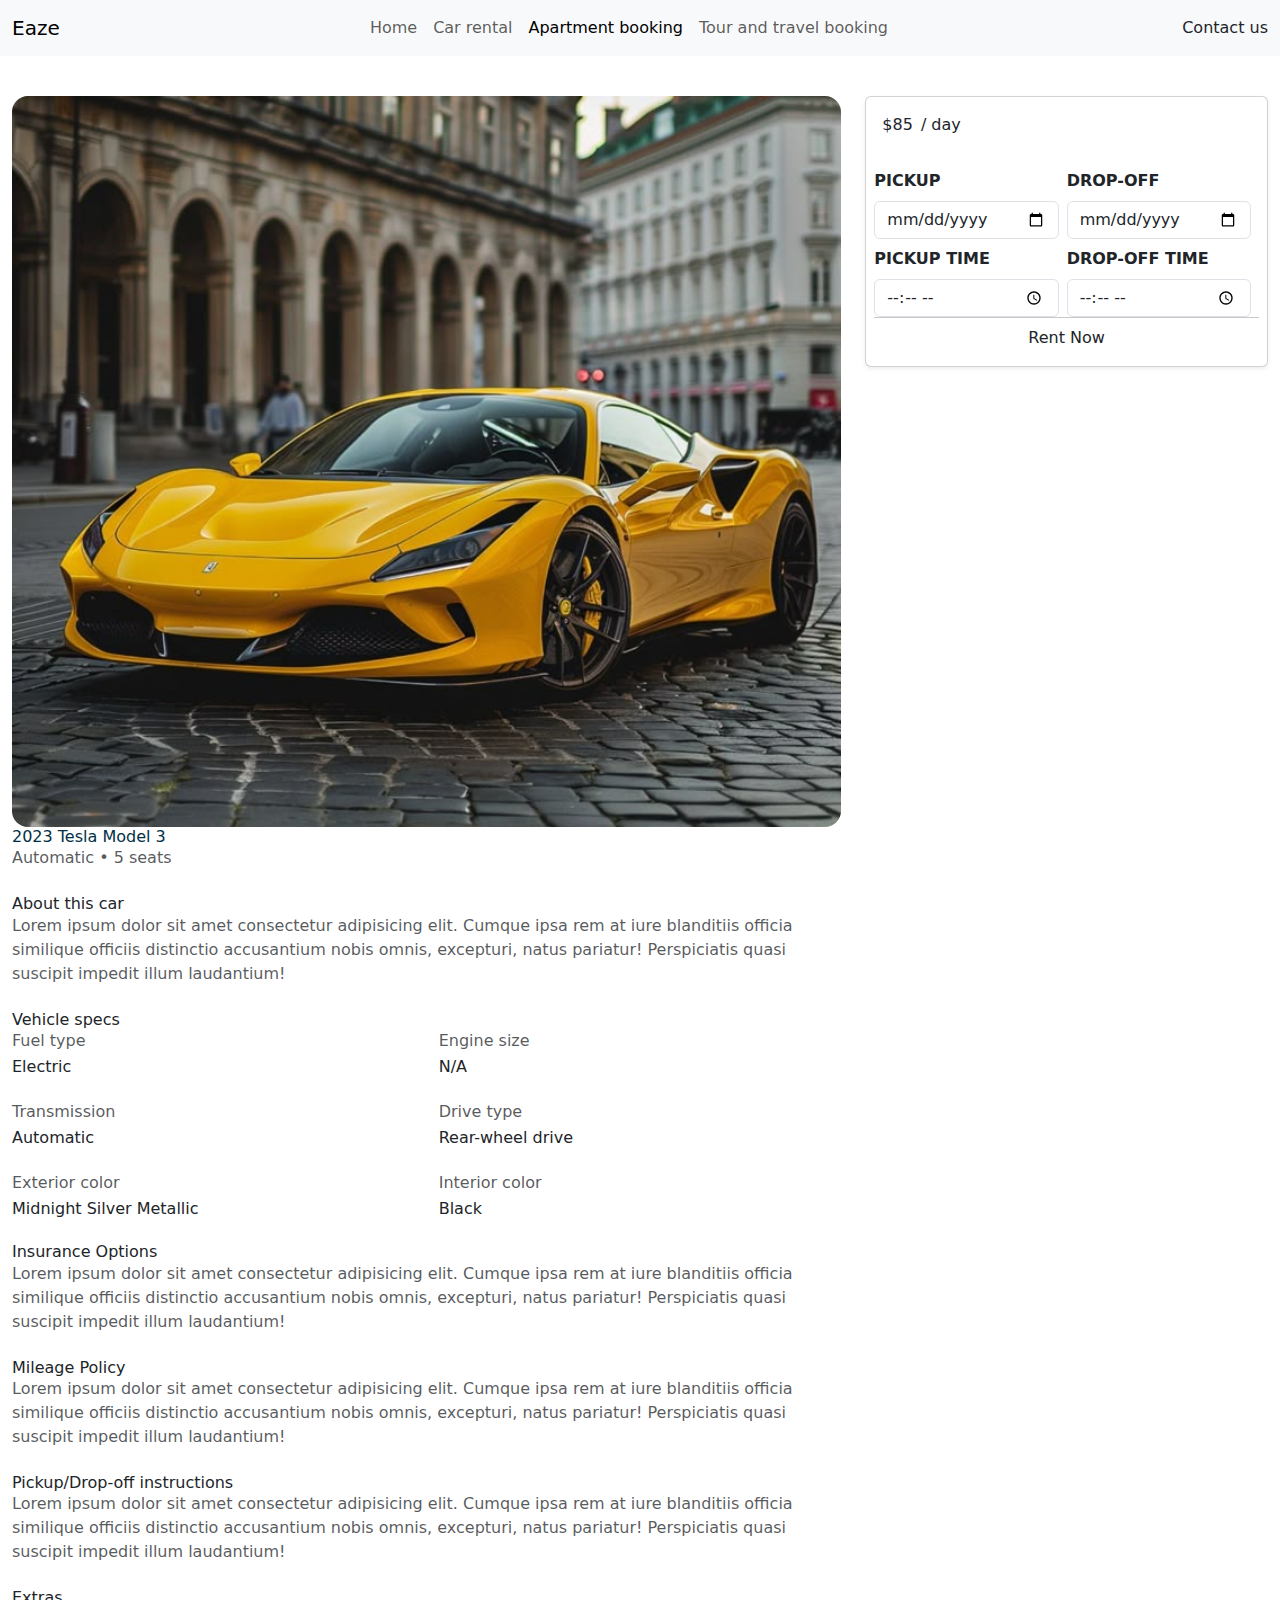
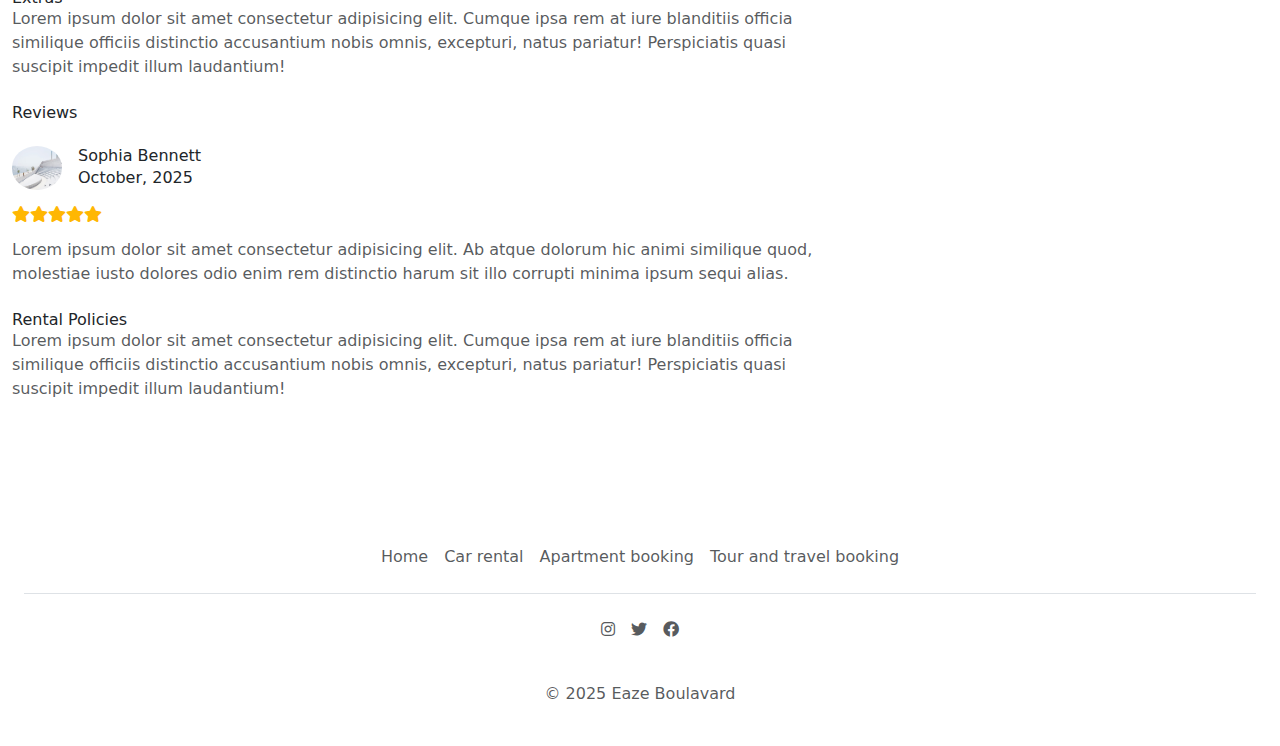
<file: cars-details.html>
<!DOCTYPE html>
<html lang="en">
  <head>
    <meta charset="UTF-8" />
    <meta name="viewport" content="width=device-width, initial-scale=1.0" />
    <link rel="stylesheet" href="css/bootstrap.css" />
    <link rel="stylesheet" href="css/fontawesome-all.css" />
    <link rel="stylesheet" href="css/style.css" />
    <title>Eaze Boulavard | Cars</title>
  </head>
  <body style="background-color: white !important">
   <!-- Navbar -->
    <nav class="navbar navbar-expand-md fixed-top bg-light">
      <div class="container-fluid">
        <a class="navbar-brand" href="#">Eaze</a>
        <button
          class="navbar-toggler"
          type="button"
          data-bs-toggle="collapse"
          data-bs-target="#navbarCollapse"
          aria-controls="navbarCollapse"
          aria-expanded="false"
          aria-label="Toggle navigation"
        >
          <span class="navbar-toggler-icon"></span>
        </button>
        <div class="collapse navbar-collapse" id="navbarCollapse">
          <ul class="navbar-nav me-auto mx-md-auto mb-2 mb-md-0">
            <li class="nav-item">
              <a class="nav-link" href="index.html">Home</a>
            </li>
            <li class="nav-item">
              <a class="nav-link" href="cars.html">Car rental</a>
            </li>
            <li class="nav-item">
              <a class="nav-link active" aria-current="page" href="stays.html"
                >Apartment booking</a
              >
            </li>
            <li class="nav-item">
              <a class="nav-link" href="tours.html">Tour and travel booking</a>
            </li>
          </ul>
          <div class="d-flex">
            <a href="https://wa.me/2348032012487">
              <button class="button-outline">Contact us</button>
              </a>
          </div>
        </div>
      </div>
    </nav>

    <main class="container">
      <section class="my-5 py-5 row row-cols-1 row-cols-md-12">
        <div class="col-md-8 col-12">
          <img src="images/2681a0fb-61fe-4e33-bf4a-0f82a9c401ea.jpg" alt="" class="rounded-4 w-100" />
          <h1>2023 Tesla Model 3</h1>
          <p class="card-description text-muted">Automatic • 5 seats</p>

          <div class="my-4">
            <h4>About this car</h4>
            <p class="text-muted">
              Lorem ipsum dolor sit amet consectetur adipisicing elit. Cumque
              ipsa rem at iure blanditiis officia similique officiis distinctio
              accusantium nobis omnis, excepturi, natus pariatur! Perspiciatis
              quasi suscipit impedit illum laudantium!
            </p>
          </div>

          <div class="my-3">
            <h4>Vehicle specs</h4>
            <div class="row row-cols-2 g-4">
              <div>
                <span class="text-body-secondary">Fuel type</span>
                <h5 class="mt-1">Electric</h5>
              </div>
              <div>
                <span class="text-body-secondary">Engine size</span>
                <h5 class="mt-1">N/A</h5>
              </div>
              <div>
                <span class="text-body-secondary">Transmission</span>
                <h5 class="mt-1">Automatic</h5>
              </div>
              <div>
                <span class="text-body-secondary">Drive type</span>
                <h5 class="mt-1">Rear-wheel drive</h5>
              </div>
              <div>
                <span class="text-body-secondary">Exterior color</span>
                <h5 class="mt-1">Midnight Silver Metallic</h5>
              </div>
              <div>
                <span class="text-body-secondary">Interior color</span>
                <h5 class="mt-1">Black</h5>
              </div>
            </div>
          </div>

          <div class="my-4">
            <h4>Insurance Options</h4>
            <p class="text-muted">
              Lorem ipsum dolor sit amet consectetur adipisicing elit. Cumque
              ipsa rem at iure blanditiis officia similique officiis distinctio
              accusantium nobis omnis, excepturi, natus pariatur! Perspiciatis
              quasi suscipit impedit illum laudantium!
            </p>
          </div>

          <div class="my-4">
            <h4>Mileage Policy</h4>
            <p class="text-muted">
              Lorem ipsum dolor sit amet consectetur adipisicing elit. Cumque
              ipsa rem at iure blanditiis officia similique officiis distinctio
              accusantium nobis omnis, excepturi, natus pariatur! Perspiciatis
              quasi suscipit impedit illum laudantium!
            </p>
          </div>

          <div class="my-4">
            <h4>Pickup/Drop-off instructions</h4>
            <p class="text-muted">
              Lorem ipsum dolor sit amet consectetur adipisicing elit. Cumque
              ipsa rem at iure blanditiis officia similique officiis distinctio
              accusantium nobis omnis, excepturi, natus pariatur! Perspiciatis
              quasi suscipit impedit illum laudantium!
            </p>
          </div>

          <div class="my-4">
            <h4>Extras</h4>
            <p class="text-muted">
              Lorem ipsum dolor sit amet consectetur adipisicing elit. Cumque
              ipsa rem at iure blanditiis officia similique officiis distinctio
              accusantium nobis omnis, excepturi, natus pariatur! Perspiciatis
              quasi suscipit impedit illum laudantium!
            </p>
          </div>

          <div class="my-3">
            <h4>Reviews</h4>
            <div class="my-4 g-3">
              <div>
                <div class="d-flex">
                  <img
                    src="images/post-prev-2.jpg"
                    class="rounded-circle"
                    height="50px"
                    width="50px"
                    alt=""
                  />
                  <div class="ms-3">
                    <h5>Sophia Bennett</h5>
                    <span>October, 2025</span>
                  </div>
                </div>
                <div class="d-flex g-3 my-3">
                  <i class="fas fa-star text-yellow"></i
                  ><i class="fas fa-star text-yellow"></i
                  ><i class="fas fa-star text-yellow"></i
                  ><i class="fas fa-star text-yellow"></i
                  ><i class="fas fa-star text-yellow"></i>
                </div>
                <p class="text-muted">
                  Lorem ipsum dolor sit amet consectetur adipisicing elit. Ab
                  atque dolorum hic animi similique quod, molestiae iusto
                  dolores odio enim rem distinctio harum sit illo corrupti
                  minima ipsum sequi alias.
                </p>
              </div>
            </div>
          </div>

          <div class="my-4">
            <h4>Rental Policies</h4>
            <p class="text-muted">
              Lorem ipsum dolor sit amet consectetur adipisicing elit. Cumque
              ipsa rem at iure blanditiis officia similique officiis distinctio
              accusantium nobis omnis, excepturi, natus pariatur! Perspiciatis
              quasi suscipit impedit illum laudantium!
            </p>
          </div>


        </div>
        <div class="col-md-4 col-12">
          <div class="card shadow-sm">
            <div class="d-flex align-items-center p-3">
              <h2>$85</h2>
              <span class="ms-2"> / day</span>
            </div>
            <div class="p-2">
              <div class="d-flex align-items-center justify-content-between">
                <div class="w-50 me-2">
                  <label class="fw-bold my-2">PICKUP</label>
                  <input type="date" class="form-control" />
                </div>
                <div class="w-50 me-2">
                  <label class="fw-bold my-2">DROP-OFF</label>
                  <input type="date" class="form-control" />
                </div>
              </div>
              <div class="d-flex align-items-center justify-content-between">
                <div class="w-50 me-2">
                  <label class="fw-bold my-2">PICKUP TIME</label>
                  <input type="time" class="form-control" />
                </div>
                <div class="w-50 me-2">
                  <label class="fw-bold my-2">DROP-OFF TIME</label>
                  <input type="time" class="form-control" />
                </div>
              </div>
              <hr />
              <button class="my-2 w-100">Rent Now</button>
            </div>
          </div>
        </div>
      </section>

      <!-- Footer -->
      <div class="container">
        <footer class="py-3 my-4">
          <ul class="nav justify-content-center border-bottom pb-3 mb-3">
            <li class="nav-item">
              <a href="index.html" class="nav-link px-2 text-body-secondary">Home</a>
            </li>
            <li class="nav-item">
              <a href="cars.html" class="nav-link px-2 text-body-secondary"
                >Car rental</a
              >
            </li>
            <li class="nav-item">
              <a href="stays.html" class="nav-link px-2 text-body-secondary"
                >Apartment booking</a
              >
            </li>
            <li class="nav-item">
              <a href="tours.html" class="nav-link px-2 text-body-secondary"
                >Tour and travel booking</a
              >
            </li>
          </ul>
          <ul class="nav justify-content-center pb-3 mb-3">
            <li class="nav-item">
              <a href="#" class="nav-link px-2 text-muted"
                ><i class="fab fa-instagram"></i
              ></a>
            </li>
            <li class="nav-item">
              <a href="#" class="nav-link px-2 text-muted"
                ><i class="fab fa-twitter"></i
              ></a>
            </li>
            <li class="nav-item">
              <a href="#" class="nav-link px-2 text-muted"
                ><i class="fab fa-facebook"></i
              ></a>
            </li>
          </ul>
          <p class="text-center text-body-secondary">© 2025 Eaze Boulavard</p>
        </footer>
      </div>
    </main>

    <script src="./js/bootstrap.bundle.min.js"></script>
  </body>
</html>
</file>
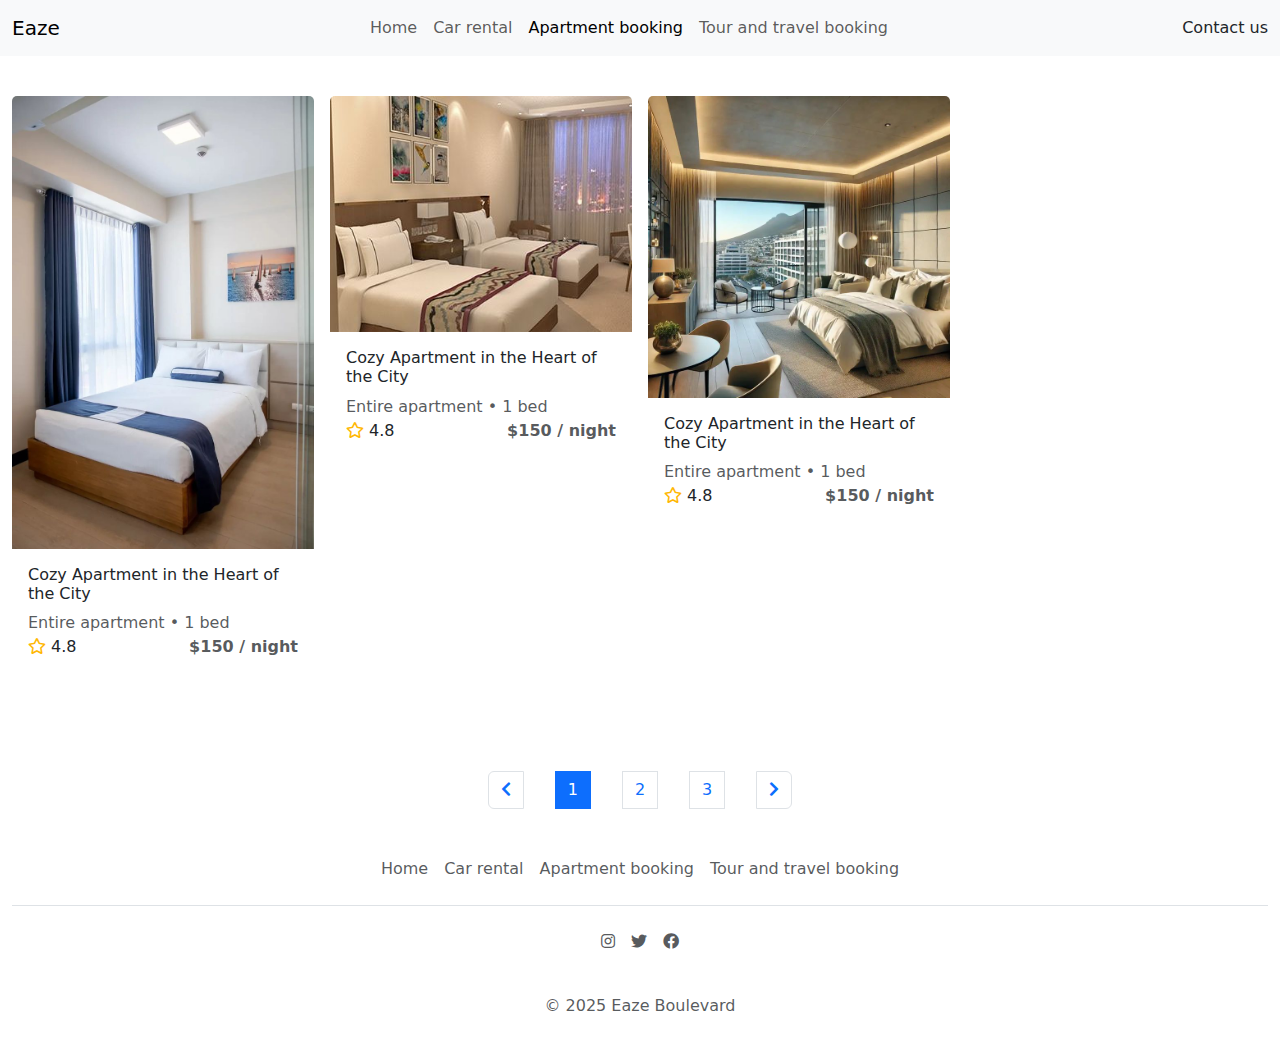
<file: tours.html>
<!DOCTYPE html>
<html lang="en">
  <head>
    <meta charset="UTF-8" />
    <meta name="viewport" content="width=device-width, initial-scale=1.0" />
    <title>Eaze Boulevard | Tours</title>
    <link rel="stylesheet" href="css/bootstrap.css" />
    <link rel="stylesheet" href="css/style.css" />
    <link rel="stylesheet" href="css/fontawesome-all.css" />
  </head>
  <body style="background-color: white !important">
   <!-- Navbar -->
    <nav class="navbar navbar-expand-md fixed-top bg-light">
      <div class="container-fluid">
        <a class="navbar-brand" href="#">Eaze</a>
        <button
          class="navbar-toggler"
          type="button"
          data-bs-toggle="collapse"
          data-bs-target="#navbarCollapse"
          aria-controls="navbarCollapse"
          aria-expanded="false"
          aria-label="Toggle navigation"
        >
          <span class="navbar-toggler-icon"></span>
        </button>
        <div class="collapse navbar-collapse" id="navbarCollapse">
          <ul class="navbar-nav me-auto mx-md-auto mb-2 mb-md-0">
            <li class="nav-item">
              <a class="nav-link" href="index.html">Home</a>
            </li>
            <li class="nav-item">
              <a class="nav-link" href="cars.html">Car rental</a>
            </li>
            <li class="nav-item">
              <a class="nav-link active" aria-current="page" href="stays.html"
                >Apartment booking</a
              >
            </li>
            <li class="nav-item">
              <a class="nav-link" href="tours.html">Tour and travel booking</a>
            </li>
          </ul>
          <div class="d-flex">
             <a href="https://wa.me/2348032012487">
              <button class="button-outline">Contact us</button>
            </a>
          </div>
        </div>
      </div>
    </nav>

    <!-- Stays Section-->
    <section class="my-5 py-5">
      <div class="container">
          <div class="row row-cols-1 row-cols-sm-2 row-cols-md-4 g-3">
          <a href="tours-details.html" class="col">
            <div class="card shadow-none border-0">
              <img src="images/C Suites Hotel in Phillippines_ Hotel bedroom….jpg" alt="" class="card-img-top" />
              <div class="card-body h-25">
                <h6 class="card-title">
                  Cozy Apartment in the Heart of the City
                </h6>
                <p class="card-description text-muted">
                  Entire apartment • 1 bed
                </p>
                <div class="d-flex justify-content-between align-items-center">
                  <p><i class="far fa-star text-yellow"></i> 4.8</p>
                  <p class="text-body-secondary fw-bold">$150 / night</p>
                </div>
              </div>
            </div>
        </a>
          <a href="tours-details.html" class="col">
            <div class="card shadow-none border-0">
              <img src="images/Check out new work on my @Behance profile_ _4… - Copy.jpg" alt="" class="card-img-top" />
              <div class="card-body h-25">
                <h6 class="card-title">
                  Cozy Apartment in the Heart of the City
                </h6>
                <p class="card-description text-muted">
                  Entire apartment • 1 bed
                </p>
                <div class="d-flex justify-content-between align-items-center">
                  <p><i class="far fa-star text-yellow"></i> 4.8</p>
                  <p class="text-body-secondary fw-bold">$150 / night</p>
                </div>
              </div>
            </div>
        </a>
          <a href="tours-details.html" class="col">
            <div class="card shadow-none border-0">
              <img src="images/Circa Luxury Apartment Hotel Cape Town South….jpg" alt="" class="card-img-top" />
              <div class="card-body h-25">
                <h6 class="card-title">
                  Cozy Apartment in the Heart of the City
                </h6>
                <p class="card-description text-muted">
                  Entire apartment • 1 bed
                </p>
                <div class="d-flex justify-content-between align-items-center">
                  <p><i class="far fa-star text-yellow"></i> 4.8</p>
                  <p class="text-body-secondary fw-bold">$150 / night</p>
                </div>
              </div>
            </div>
        </a>
         
        </div>
      </div>
    </section>

  <div class="w-100 d-flex justify-content-center">
      <ul class="pagination">
      <li class="page-item mx-3 border-0"><a class="page-link" href="#"><i class="fas fa-chevron-left"></i></a></li>
      <li class="page-item active mx-3 border-0"><a class="page-link" href="#">1</a></li>
      <li class="page-item mx-3 border-0"><a class="page-link" href="#">2</a></li>
      <li class="page-item mx-3 border-0"><a class="page-link" href="#">3</a></li>
      <li class="page-item mx-3 border-0"><a class="page-link" href="#"><i class="fas fa-chevron-right"></i></a></li>
    </ul>
  </div>

  <!-- Footer -->
      <div class="container">
        <footer class="py-3 my-4">
          <ul class="nav justify-content-center border-bottom pb-3 mb-3">
            <li class="nav-item">
              <a href="index.html" class="nav-link px-2 text-body-secondary">Home</a>
            </li>
            <li class="nav-item">
              <a href="cars.html" class="nav-link px-2 text-body-secondary"
                >Car rental</a
              >
            </li>
            <li class="nav-item">
              <a href="stays.html" class="nav-link px-2 text-body-secondary"
                >Apartment booking</a
              >
            </li>
            <li class="nav-item">
              <a href="tours.html" class="nav-link px-2 text-body-secondary"
                >Tour and travel booking</a
              >
            </li>
          </ul>
          <ul class="nav justify-content-center pb-3 mb-3">
            <li class="nav-item">
              <a href="#" class="nav-link px-2 text-muted"
                ><i class="fab fa-instagram"></i
              ></a>
            </li>
            <li class="nav-item">
              <a href="#" class="nav-link px-2 text-muted"
                ><i class="fab fa-twitter"></i
              ></a>
            </li>
            <li class="nav-item">
              <a href="#" class="nav-link px-2 text-muted"
                ><i class="fab fa-facebook"></i
              ></a>
            </li>
          </ul>
          <p class="text-center text-body-secondary">© 2025 Eaze Boulevard</p>
        </footer>
      </div>


    <script src="js/bootstrap.bundle.min.js"></script>
  </body>
</html>
</file>
<file: css/style.css>
:root {
  --color-1: #023047;
  --color-2: #ffb703;
  --color-3: #bcebff;
  --color-4: #023047ab;
  --text-font-size: 16px;
}

* {
  box-shadow: none;
  text-decoration: none !important;
}

h1, h3 {
  color: var(--color-1);
}


.text-yellow {
  color: var(--color-2);
}

.size-4 {
  height: 3rem;
  width: 2.3rem;
}

/*
! tailwindcss v3.3.3 | MIT License | https://tailwindcss.com
*/

/*
1. Prevent padding and border from affecting element width. (https://github.com/mozdevs/cssremedy/issues/4)
2. Allow adding a border to an element by just adding a border-width. (https://github.com/tailwindcss/tailwindcss/pull/116)
*/

*,
::before,
::after {
  box-sizing: border-box;
  /* 1 */
  border-width: 0;
  /* 2 */
  border-style: solid;
  /* 2 */
  border-color: #e5e7eb;
  /* 2 */
}

::before,
::after {
  --tw-content: '';
}

/*
1. Use a consistent sensible line-height in all browsers.
2. Prevent adjustments of font size after orientation changes in iOS.
3. Use a more readable tab size.
4. Use the user's configured `sans` font-family by default.
5. Use the user's configured `sans` font-feature-settings by default.
6. Use the user's configured `sans` font-variation-settings by default.
*/

html {
  line-height: 1.5;
  /* 1 */
  -webkit-text-size-adjust: 100%;
  /* 2 */
  -moz-tab-size: 4;
  /* 3 */
  -o-tab-size: 4;
     tab-size: 4;
  /* 3 */
  font-family: ui-sans-serif, system-ui, -apple-system, BlinkMacSystemFont, "Segoe UI", Roboto, "Helvetica Neue", Arial, "Noto Sans", sans-serif, "Apple Color Emoji", "Segoe UI Emoji", "Segoe UI Symbol", "Noto Color Emoji";
  /* 4 */
  font-feature-settings: normal;
  /* 5 */
  font-variation-settings: normal;
  /* 6 */
}

/*
1. Remove the margin in all browsers.
2. Inherit line-height from `html` so users can set them as a class directly on the `html` element.
*/

body {
  margin: 0;
  /* 1 */
  line-height: inherit;
  /* 2 */
}

/*
1. Add the correct height in Firefox.
2. Correct the inheritance of border color in Firefox. (https://bugzilla.mozilla.org/show_bug.cgi?id=190655)
3. Ensure horizontal rules are visible by default.
*/

hr {
  height: 0;
  /* 1 */
  color: inherit;
  /* 2 */
  border-top-width: 1px;
  /* 3 */
}

/*
Add the correct text decoration in Chrome, Edge, and Safari.
*/

abbr:where([title]) {
  -webkit-text-decoration: underline dotted;
          text-decoration: underline dotted;
}

/*
Remove the default font size and weight for headings.
*/

h1,
h2,
h3,
h4,
h5,
h6 {
  font-size: inherit;
  font-weight: inherit;
}

/*
Reset links to optimize for opt-in styling instead of opt-out.
*/

a {
  color: inherit;
  text-decoration: inherit;
}

/*
Add the correct font weight in Edge and Safari.
*/

b,
strong {
  font-weight: bolder;
}

/*
1. Use the user's configured `mono` font family by default.
2. Correct the odd `em` font sizing in all browsers.
*/

code,
kbd,
samp,
pre {
  font-family: ui-monospace, SFMono-Regular, Menlo, Monaco, Consolas, "Liberation Mono", "Courier New", monospace;
  /* 1 */
  font-size: 1em;
  /* 2 */
}

/*
Add the correct font size in all browsers.
*/

small {
  font-size: 80%;
}

/*
Prevent `sub` and `sup` elements from affecting the line height in all browsers.
*/

sub,
sup {
  font-size: 75%;
  line-height: 0;
  position: relative;
  vertical-align: baseline;
}

sub {
  bottom: -0.25em;
}

sup {
  top: -0.5em;
}

/*
1. Remove text indentation from table contents in Chrome and Safari. (https://bugs.chromium.org/p/chromium/issues/detail?id=999088, https://bugs.webkit.org/show_bug.cgi?id=201297)
2. Correct table border color inheritance in all Chrome and Safari. (https://bugs.chromium.org/p/chromium/issues/detail?id=935729, https://bugs.webkit.org/show_bug.cgi?id=195016)
3. Remove gaps between table borders by default.
*/

table {
  text-indent: 0;
  /* 1 */
  border-color: inherit;
  /* 2 */
  border-collapse: collapse;
  /* 3 */
}

/*
1. Change the font styles in all browsers.
2. Remove the margin in Firefox and Safari.
3. Remove default padding in all browsers.
*/

button,
input,
optgroup,
select,
textarea {
  font-family: inherit;
  /* 1 */
  font-feature-settings: inherit;
  /* 1 */
  font-variation-settings: inherit;
  /* 1 */
  font-size: 100%;
  /* 1 */
  font-weight: inherit;
  /* 1 */
  line-height: inherit;
  /* 1 */
  color: inherit;
  /* 1 */
  margin: 0;
  /* 2 */
  padding: 0;
  /* 3 */
}

/*
Remove the inheritance of text transform in Edge and Firefox.
*/

button,
select {
  text-transform: none;
}

/*
1. Correct the inability to style clickable types in iOS and Safari.
2. Remove default button styles.
*/

button,
[type='button'],
[type='reset'],
[type='submit'] {
  -webkit-appearance: button;
  /* 1 */
  background-color: transparent;
  /* 2 */
  background-image: none;
  /* 2 */
}

/*
Use the modern Firefox focus style for all focusable elements.
*/

:-moz-focusring {
  outline: auto;
}

/*
Remove the additional `:invalid` styles in Firefox. (https://github.com/mozilla/gecko-dev/blob/2f9eacd9d3d995c937b4251a5557d95d494c9be1/layout/style/res/forms.css#L728-L737)
*/

:-moz-ui-invalid {
  box-shadow: none;
}

/*
Add the correct vertical alignment in Chrome and Firefox.
*/

progress {
  vertical-align: baseline;
}

/*
Correct the cursor style of increment and decrement buttons in Safari.
*/

::-webkit-inner-spin-button,
::-webkit-outer-spin-button {
  height: auto;
}

/*
1. Correct the odd appearance in Chrome and Safari.
2. Correct the outline style in Safari.
*/

[type='search'] {
  -webkit-appearance: textfield;
  /* 1 */
  outline-offset: -2px;
  /* 2 */
}

/*
Remove the inner padding in Chrome and Safari on macOS.
*/

::-webkit-search-decoration {
  -webkit-appearance: none;
}

/*
1. Correct the inability to style clickable types in iOS and Safari.
2. Change font properties to `inherit` in Safari.
*/

::-webkit-file-upload-button {
  -webkit-appearance: button;
  /* 1 */
  font: inherit;
  /* 2 */
}

/*
Add the correct display in Chrome and Safari.
*/

summary {
  display: list-item;
}

/*
Removes the default spacing and border for appropriate elements.
*/

blockquote,
dl,
dd,
h1,
h2,
h3,
h4,
h5,
h6,
hr,
figure,
p,
pre {
  margin: 0;
}

fieldset {
  margin: 0;
  padding: 0;
}

legend {
  padding: 0;
}

ol,
ul,
menu {
  list-style: none;
  margin: 0;
  padding: 0;
}

/*
Reset default styling for dialogs.
*/

dialog {
  padding: 0;
}

/*
Prevent resizing textareas horizontally by default.
*/

textarea {
  resize: vertical;
}

/*
1. Reset the default placeholder opacity in Firefox. (https://github.com/tailwindlabs/tailwindcss/issues/3300)
2. Set the default placeholder color to the user's configured gray 400 color.
*/

input::-moz-placeholder, textarea::-moz-placeholder {
  opacity: 1;
  /* 1 */
  color: #9ca3af;
  /* 2 */
}

input::placeholder,
textarea::placeholder {
  opacity: 1;
  /* 1 */
  color: #9ca3af;
  /* 2 */
}

/*
Set the default cursor for buttons.
*/

button,
[role="button"] {
  cursor: pointer;
}

/*
Make sure disabled buttons don't get the pointer cursor.
*/

:disabled {
  cursor: default;
}

/*
1. Make replaced elements `display: block` by default. (https://github.com/mozdevs/cssremedy/issues/14)
2. Add `vertical-align: middle` to align replaced elements more sensibly by default. (https://github.com/jensimmons/cssremedy/issues/14#issuecomment-634934210)
   This can trigger a poorly considered lint error in some tools but is included by design.
*/

img,
svg,
video,
canvas,
audio,
iframe,
embed,
object {
  display: block;
  /* 1 */
  vertical-align: middle;
  /* 2 */
}

/*
Constrain images and videos to the parent width and preserve their intrinsic aspect ratio. (https://github.com/mozdevs/cssremedy/issues/14)
*/

img,
video {
  max-width: 100%;
  height: auto;
}

/* Make elements with the HTML hidden attribute stay hidden by default */

[hidden] {
  display: none;
}

.center {
  display: flex;
  align-items: center;
  justify-content: center;
}

*, ::before, ::after {
  --tw-border-spacing-x: 0;
  --tw-border-spacing-y: 0;
  --tw-translate-x: 0;
  --tw-translate-y: 0;
  --tw-rotate: 0;
  --tw-skew-x: 0;
  --tw-skew-y: 0;
  --tw-scale-x: 1;
  --tw-scale-y: 1;
  --tw-pan-x:  ;
  --tw-pan-y:  ;
  --tw-pinch-zoom:  ;
  --tw-scroll-snap-strictness: proximity;
  --tw-gradient-from-position:  ;
  --tw-gradient-via-position:  ;
  --tw-gradient-to-position:  ;
  --tw-ordinal:  ;
  --tw-slashed-zero:  ;
  --tw-numeric-figure:  ;
  --tw-numeric-spacing:  ;
  --tw-numeric-fraction:  ;
  --tw-ring-inset:  ;
  --tw-ring-offset-width: 0px;
  --tw-ring-offset-color: #fff;
  --tw-ring-color: rgb(59 130 246 / 0.5);
  --tw-ring-offset-shadow: 0 0 #0000;
  --tw-ring-shadow: 0 0 #0000;
  --tw-shadow: 0 0 #0000;
  --tw-shadow-colored: 0 0 #0000;
  --tw-blur:  ;
  --tw-brightness:  ;
  --tw-contrast:  ;
  --tw-grayscale:  ;
  --tw-hue-rotate:  ;
  --tw-invert:  ;
  --tw-saturate:  ;
  --tw-sepia:  ;
  --tw-drop-shadow:  ;
  --tw-backdrop-blur:  ;
  --tw-backdrop-brightness:  ;
  --tw-backdrop-contrast:  ;
  --tw-backdrop-grayscale:  ;
  --tw-backdrop-hue-rotate:  ;
  --tw-backdrop-invert:  ;
  --tw-backdrop-opacity:  ;
  --tw-backdrop-saturate:  ;
  --tw-backdrop-sepia:  ;
}

::backdrop {
  --tw-border-spacing-x: 0;
  --tw-border-spacing-y: 0;
  --tw-translate-x: 0;
  --tw-translate-y: 0;
  --tw-rotate: 0;
  --tw-skew-x: 0;
  --tw-skew-y: 0;
  --tw-scale-x: 1;
  --tw-scale-y: 1;
  --tw-pan-x:  ;
  --tw-pan-y:  ;
  --tw-pinch-zoom:  ;
  --tw-scroll-snap-strictness: proximity;
  --tw-gradient-from-position:  ;
  --tw-gradient-via-position:  ;
  --tw-gradient-to-position:  ;
  --tw-ordinal:  ;
  --tw-slashed-zero:  ;
  --tw-numeric-figure:  ;
  --tw-numeric-spacing:  ;
  --tw-numeric-fraction:  ;
  --tw-ring-inset:  ;
  --tw-ring-offset-width: 0px;
  --tw-ring-offset-color: #fff;
  --tw-ring-color: rgb(59 130 246 / 0.5);
  --tw-ring-offset-shadow: 0 0 #0000;
  --tw-ring-shadow: 0 0 #0000;
  --tw-shadow: 0 0 #0000;
  --tw-shadow-colored: 0 0 #0000;
  --tw-blur:  ;
  --tw-brightness:  ;
  --tw-contrast:  ;
  --tw-grayscale:  ;
  --tw-hue-rotate:  ;
  --tw-invert:  ;
  --tw-saturate:  ;
  --tw-sepia:  ;
  --tw-drop-shadow:  ;
  --tw-backdrop-blur:  ;
  --tw-backdrop-brightness:  ;
  --tw-backdrop-contrast:  ;
  --tw-backdrop-grayscale:  ;
  --tw-backdrop-hue-rotate:  ;
  --tw-backdrop-invert:  ;
  --tw-backdrop-opacity:  ;
  --tw-backdrop-saturate:  ;
  --tw-backdrop-sepia:  ;
}

.container {
  width: 100%;
}

@media (min-width: 640px) {
  .container {
    max-width: 640px;
  }
}

@media (min-width: 768px) {
  .container {
    max-width: 768px;
  }
}

@media (min-width: 1024px) {
  .container {
    max-width: 1024px;
  }
}

@media (min-width: 1280px) {
  .container {
    max-width: 1280px;
  }
}

@media (min-width: 1536px) {
  .container {
    max-width: 1536px;
  }
}

.fixed {
  position: fixed;
}

.absolute {
  position: absolute;
}

.relative {
  position: relative;
}

.sticky {
  position: sticky;
}

.inset-0 {
  inset: 0px;
}

.-left-20 {
  left: -5rem;
}

.-right-20 {
  right: -5rem;
}

.-top-20 {
  top: -5rem;
}

.bottom-0 {
  bottom: 0px;
}

.bottom-24 {
  bottom: 6rem;
}

.bottom-\[-20px\] {
  bottom: -20px;
}

.bottom-\[-35px\] {
  bottom: -35px;
}

.left-0 {
  left: 0px;
}

.left-\[35\%\] {
  left: 35%;
}

.right-0 {
  right: 0px;
}

.right-10 {
  right: 2.5rem;
}

.right-32 {
  right: 8rem;
}

.top-0 {
  top: 0px;
}

.top-10 {
  top: 2.5rem;
}

.top-20 {
  top: 5rem;
}

.top-40 {
  top: 10rem;
}

.top-\[50\%\] {
  top: 50%;
}

.z-10 {
  z-index: 10;
}

.z-20 {
  z-index: 20;
}

.z-50 {
  z-index: 50;
}

.order-1 {
  order: 1;
}

.order-2 {
  order: 2;
}

.m-2 {
  margin: 0.5rem;
}

.m-auto {
  margin: auto;
}

.mx-2 {
  margin-left: 0.5rem;
  margin-right: 0.5rem;
}

.mx-5 {
  margin-left: 1.25rem;
  margin-right: 1.25rem;
}

.mx-auto {
  margin-left: auto;
  margin-right: auto;
}

.my-2 {
  margin-top: 0.5rem;
  margin-bottom: 0.5rem;
}

.my-4 {
  margin-top: 1rem;
  margin-bottom: 1rem;
}

.my-6 {
  margin-top: 1.5rem;
  margin-bottom: 1.5rem;
}

.my-\[250px\] {
  margin-top: 250px;
  margin-bottom: 250px;
}

.mb-10 {
  margin-bottom: 2.5rem;
}

.mb-16 {
  margin-bottom: 4rem;
}

.mb-2 {
  margin-bottom: 0.5rem;
}

.mb-20 {
  margin-bottom: 5rem;
}

.mb-3 {
  margin-bottom: 0.75rem;
}

.mb-4 {
  margin-bottom: 1rem;
}

.mb-6 {
  margin-bottom: 1.5rem;
}

.mb-8 {
  margin-bottom: 2rem;
}

.mr-2 {
  margin-right: 0.5rem;
}

.mr-4 {
  margin-right: 1rem;
}

.mt-1 {
  margin-top: 0.25rem;
}

.mt-12 {
  margin-top: 3rem;
}

.mt-2 {
  margin-top: 0.5rem;
}

.mt-3 {
  margin-top: 0.75rem;
}

.mt-4 {
  margin-top: 1rem;
}

.mt-72 {
  margin-top: 18rem;
}

.mt-8 {
  margin-top: 2rem;
}

.mt-\[20px\] {
  margin-top: 20px;
}

.block {
  display: block;
}

.flex {
  display: flex;
}

.grid {
  display: grid;
}

.hidden {
  display: none;
}

.aspect-\[9\/16\] {
  aspect-ratio: 9/16;
}

.h-1\/5 {
  height: 20%;
}

.h-10 {
  height: 2.5rem;
}

.h-16 {
  height: 4rem;
}

.h-24 {
  height: 6rem;
}

.h-36 {
  height: 9rem;
}

.h-40 {
  height: 10rem;
}

.h-5 {
  height: 1.25rem;
}

.h-52 {
  height: 13rem;
}

.h-56 {
  height: 14rem;
}

.h-64 {
  height: 16rem;
}

.h-9 {
  height: 2.25rem;
}

.h-\[50vh\] {
  height: 50vh;
}

.h-\[70vh\] {
  height: 70vh;
}

.h-\[80vh\] {
  height: 80vh;
}

.h-\[90vh\] {
  height: 90vh;
}

.h-auto {
  height: auto;
}

.h-full {
  height: 100%;
}

.h-screen {
  height: 100vh;
}

.min-h-screen {
  min-height: 100vh;
}

.w-1\/2 {
  width: 50%;
}

.w-10 {
  width: 2.5rem;
}

.w-16 {
  width: 4rem;
}

.w-32 {
  width: 8rem;
}

.w-36 {
  width: 9rem;
}

.w-40 {
  width: 10rem;
}

.w-9 {
  width: 2.25rem;
}

.w-\[80\%\] {
  width: 80%;
}

.w-\[90\%\] {
  width: 90%;
}

.w-\[98\%\] {
  width: 98%;
}

.w-auto {
  width: auto;
}

.w-full {
  width: 100%;
}

.max-w-2xl {
  max-width: 42rem;
}

.max-w-3xl {
  max-width: 48rem;
}

.max-w-4xl {
  max-width: 56rem;
}

.max-w-7xl {
  max-width: 80rem;
}

.flex-1 {
  flex: 1 1 0%;
}

.flex-none {
  flex: none;
}

.shrink-0 {
  flex-shrink: 0;
}

.transform {
  transform: translate(var(--tw-translate-x), var(--tw-translate-y)) rotate(var(--tw-rotate)) skewX(var(--tw-skew-x)) skewY(var(--tw-skew-y)) scaleX(var(--tw-scale-x)) scaleY(var(--tw-scale-y));
}

@keyframes bounce {
  0%, 100% {
    transform: translateY(-25%);
    animation-timing-function: cubic-bezier(0.8,0,1,1);
  }

  50% {
    transform: none;
    animation-timing-function: cubic-bezier(0,0,0.2,1);
  }
}

.animate-bounce {
  animation: bounce 1s infinite;
}

.cursor-not-allowed {
  cursor: not-allowed;
}

.cursor-pointer {
  cursor: pointer;
}

.grid-cols-1 {
  grid-template-columns: repeat(1, minmax(0, 1fr));
}

.grid-cols-2 {
  grid-template-columns: repeat(2, minmax(0, 1fr));
}

.flex-col {
  flex-direction: column;
}

.flex-nowrap {
  flex-wrap: nowrap;
}

.place-items-center {
  place-items: center;
}

.items-start {
  align-items: flex-start;
}

.items-center {
  align-items: center;
}

.justify-center {
  justify-content: center;
}

.justify-between {
  justify-content: space-between;
}

.gap-1 {
  gap: 0.25rem;
}

.gap-2 {
  gap: 0.5rem;
}

.gap-3 {
  gap: 0.75rem;
}

.gap-4 {
  gap: 1rem;
}

.gap-8 {
  gap: 2rem;
}

.space-x-4 > :not([hidden]) ~ :not([hidden]) {
  --tw-space-x-reverse: 0;
  margin-right: calc(1rem * var(--tw-space-x-reverse));
  margin-left: calc(1rem * calc(1 - var(--tw-space-x-reverse)));
}

.space-x-8 > :not([hidden]) ~ :not([hidden]) {
  --tw-space-x-reverse: 0;
  margin-right: calc(2rem * var(--tw-space-x-reverse));
  margin-left: calc(2rem * calc(1 - var(--tw-space-x-reverse)));
}

.space-y-2 > :not([hidden]) ~ :not([hidden]) {
  --tw-space-y-reverse: 0;
  margin-top: calc(0.5rem * calc(1 - var(--tw-space-y-reverse)));
  margin-bottom: calc(0.5rem * var(--tw-space-y-reverse));
}

.place-self-center {
  place-self: center;
}

.overflow-hidden {
  overflow: hidden;
}

.overflow-x-auto {
  overflow-x: auto;
}

.rounded-full {
  border-radius: 9999px;
}

.rounded-lg {
  border-radius: 0.5rem;
}

.rounded-md {
  border-radius: 0.375rem;
}

.rounded-xl {
  border-radius: 0.75rem;
}

.rounded-l-lg {
  border-top-left-radius: 0.5rem;
  border-bottom-left-radius: 0.5rem;
}

.rounded-r-lg {
  border-top-right-radius: 0.5rem;
  border-bottom-right-radius: 0.5rem;
}

.border {
  border-width: 1px;
}

.border-4 {
  border-width: 4px;
}

.border-b {
  border-bottom-width: 1px;
}

.border-t {
  border-top-width: 1px;
}

.border-gray-800 {
  --tw-border-opacity: 1;
  border-color: rgb(31 41 55 / var(--tw-border-opacity));
}

.border-b-gray-400 {
  --tw-border-opacity: 1;
  border-bottom-color: rgb(156 163 175 / var(--tw-border-opacity));
}

.bg-amber-100 {
  --tw-bg-opacity: 1;
  background-color: rgb(254 243 199 / var(--tw-bg-opacity));
}

.bg-amber-50 {
  --tw-bg-opacity: 1;
  background-color: rgb(255 251 235 / var(--tw-bg-opacity));
}

.bg-amber-500 {
  --tw-bg-opacity: 1;
  background-color: rgb(245 158 11 / var(--tw-bg-opacity));
}

.bg-black {
  --tw-bg-opacity: 1;
  background-color: rgb(0 0 0 / var(--tw-bg-opacity));
}

.bg-blue-200 {
  --tw-bg-opacity: 1;
  background-color: rgb(191 219 254 / var(--tw-bg-opacity));
}

.bg-emerald-200 {
  --tw-bg-opacity: 1;
  background-color: rgb(167 243 208 / var(--tw-bg-opacity));
}

.bg-emerald-300 {
  --tw-bg-opacity: 1;
  background-color: rgb(110 231 183 / var(--tw-bg-opacity));
}

.bg-emerald-500 {
  --tw-bg-opacity: 1;
  background-color: rgb(16 185 129 / var(--tw-bg-opacity));
}

.bg-gray-100 {
  --tw-bg-opacity: 1;
  background-color: rgb(243 244 246 / var(--tw-bg-opacity));
}

.bg-gray-200 {
  --tw-bg-opacity: 1;
  background-color: rgb(229 231 235 / var(--tw-bg-opacity));
}

.bg-gray-400 {
  --tw-bg-opacity: 1;
  background-color: rgb(156 163 175 / var(--tw-bg-opacity));
}

.bg-gray-50 {
  --tw-bg-opacity: 1;
  background-color: rgb(249 250 251 / var(--tw-bg-opacity));
}

.bg-gray-800 {
  --tw-bg-opacity: 1;
  background-color: rgb(31 41 55 / var(--tw-bg-opacity));
}

.bg-gray-900 {
  --tw-bg-opacity: 1;
  background-color: rgb(17 24 39 / var(--tw-bg-opacity));
}

.bg-green-200 {
  --tw-bg-opacity: 1;
  background-color: rgb(187 247 208 / var(--tw-bg-opacity));
}

.bg-green-700 {
  --tw-bg-opacity: 1;
  background-color: rgb(21 128 61 / var(--tw-bg-opacity));
}

.bg-lime-200 {
  --tw-bg-opacity: 1;
  background-color: rgb(217 249 157 / var(--tw-bg-opacity));
}

.bg-orange-200 {
  --tw-bg-opacity: 1;
  background-color: rgb(254 215 170 / var(--tw-bg-opacity));
}

.bg-red-200 {
  --tw-bg-opacity: 1;
  background-color: rgb(254 202 202 / var(--tw-bg-opacity));
}

.bg-sky-200 {
  --tw-bg-opacity: 1;
  background-color: rgb(186 230 253 / var(--tw-bg-opacity));
}

.bg-stone-700 {
  --tw-bg-opacity: 1;
  background-color: rgb(68 64 60 / var(--tw-bg-opacity));
}

.bg-teal-200 {
  --tw-bg-opacity: 1;
  background-color: rgb(153 246 228 / var(--tw-bg-opacity));
}

.bg-violet-200 {
  --tw-bg-opacity: 1;
  background-color: rgb(221 214 254 / var(--tw-bg-opacity));
}

.bg-white {
  --tw-bg-opacity: 1;
  background-color: rgb(255 255 255 / var(--tw-bg-opacity));
}

.bg-white\/10 {
  background-color: rgb(255 255 255 / 0.1);
}

.bg-white\/5 {
  background-color: rgb(255 255 255 / 0.05);
}

.bg-white\/\[0\.3\] {
  background-color: rgb(255 255 255 / 0.3);
}

.bg-yellow-200 {
  --tw-bg-opacity: 1;
  background-color: rgb(254 240 138 / var(--tw-bg-opacity));
}

.bg-opacity-30 {
  --tw-bg-opacity: 0.3;
}

.bg-opacity-40 {
  --tw-bg-opacity: 0.4;
}

.bg-gradient-to-br {
  background-image: linear-gradient(to bottom right, var(--tw-gradient-stops));
}

.bg-gradient-to-l {
  background-image: linear-gradient(to left, var(--tw-gradient-stops));
}

.bg-gradient-to-r {
  background-image: linear-gradient(to right, var(--tw-gradient-stops));
}

.from-gold {
  --tw-gradient-from: gold var(--tw-gradient-from-position);
  --tw-gradient-to: rgb(255 215 0 / 0) var(--tw-gradient-to-position);
  --tw-gradient-stops: var(--tw-gradient-from), var(--tw-gradient-to);
}

.from-green-400 {
  --tw-gradient-from: #4ade80 var(--tw-gradient-from-position);
  --tw-gradient-to: rgb(74 222 128 / 0) var(--tw-gradient-to-position);
  --tw-gradient-stops: var(--tw-gradient-from), var(--tw-gradient-to);
}

.from-green-500 {
  --tw-gradient-from: #22c55e var(--tw-gradient-from-position);
  --tw-gradient-to: rgb(34 197 94 / 0) var(--tw-gradient-to-position);
  --tw-gradient-stops: var(--tw-gradient-from), var(--tw-gradient-to);
}

.from-pink-600 {
  --tw-gradient-from: #db2777 var(--tw-gradient-from-position);
  --tw-gradient-to: rgb(219 39 119 / 0) var(--tw-gradient-to-position);
  --tw-gradient-stops: var(--tw-gradient-from), var(--tw-gradient-to);
}

.from-teal-500 {
  --tw-gradient-from: #14b8a6 var(--tw-gradient-from-position);
  --tw-gradient-to: rgb(20 184 166 / 0) var(--tw-gradient-to-position);
  --tw-gradient-stops: var(--tw-gradient-from), var(--tw-gradient-to);
}

.to-darkgold {
  --tw-gradient-to: goldenrod var(--tw-gradient-to-position);
}

.to-green-700 {
  --tw-gradient-to: #15803d var(--tw-gradient-to-position);
}

.to-pink-800 {
  --tw-gradient-to: #9d174d var(--tw-gradient-to-position);
}

.to-teal-500 {
  --tw-gradient-to: #14b8a6 var(--tw-gradient-to-position);
}

.to-teal-800 {
  --tw-gradient-to: #115e59 var(--tw-gradient-to-position);
}

.bg-clip-text {
  -webkit-background-clip: text;
          background-clip: text;
}

.object-cover {
  -o-object-fit: cover;
     object-fit: cover;
}

.p-0 {
  padding: 0px;
}

.p-0\.5 {
  padding: 0.125rem;
}

.p-1 {
  padding: 0.25rem;
}

.p-1\.5 {
  padding: 0.375rem;
}

.p-10 {
  padding: 2.5rem;
}

.p-2 {
  padding: 0.5rem;
}

.p-3 {
  padding: 0.75rem;
}

.p-4 {
  padding: 1rem;
}

.p-5 {
  padding: 1.25rem;
}

.p-6 {
  padding: 1.5rem;
}

.px-1 {
  padding-left: 0.25rem;
  padding-right: 0.25rem;
}

.px-2 {
  padding-left: 0.5rem;
  padding-right: 0.5rem;
}

.px-4 {
  padding-left: 1rem;
  padding-right: 1rem;
}

.px-5 {
  padding-left: 1.25rem;
  padding-right: 1.25rem;
}

.px-8 {
  padding-left: 2rem;
  padding-right: 2rem;
}

.py-1 {
  padding-top: 0.25rem;
  padding-bottom: 0.25rem;
}

.py-12 {
  padding-top: 3rem;
  padding-bottom: 3rem;
}

.py-16 {
  padding-top: 4rem;
  padding-bottom: 4rem;
}

.py-2 {
  padding-top: 0.5rem;
  padding-bottom: 0.5rem;
}

.py-20 {
  padding-top: 5rem;
  padding-bottom: 5rem;
}

.py-3 {
  padding-top: 0.75rem;
  padding-bottom: 0.75rem;
}

.py-4 {
  padding-top: 1rem;
  padding-bottom: 1rem;
}

.py-6 {
  padding-top: 1.5rem;
  padding-bottom: 1.5rem;
}

.py-\[250px\] {
  padding-top: 250px;
  padding-bottom: 250px;
}

.pt-10 {
  padding-top: 2.5rem;
}

.pt-5 {
  padding-top: 1.25rem;
}

.pt-8 {
  padding-top: 2rem;
}

.text-center {
  text-align: center;
}

.font-mono {
  font-family: ui-monospace, SFMono-Regular, Menlo, Monaco, Consolas, "Liberation Mono", "Courier New", monospace;
}

.font-sans {
  font-family: ui-sans-serif, system-ui, -apple-system, BlinkMacSystemFont, "Segoe UI", Roboto, "Helvetica Neue", Arial, "Noto Sans", sans-serif, "Apple Color Emoji", "Segoe UI Emoji", "Segoe UI Symbol", "Noto Color Emoji";
}

.font-serif {
  font-family: ui-serif, Georgia, Cambria, "Times New Roman", Times, serif;
}

.text-2xl {
  font-size: 1.5rem;
  line-height: 2rem;
}

.text-3xl {
  font-size: 1.875rem;
  line-height: 2.25rem;
}

.text-4xl {
  font-size: 2.25rem;
  line-height: 2.5rem;
}

.text-9xl {
  font-size: 8rem;
  line-height: 1;
}

.text-lg {
  font-size: 1.125rem;
  line-height: 1.75rem;
}

.text-sm {
  font-size: 0.875rem;
  line-height: 1.25rem;
}

.text-xl {
  font-size: 1.25rem;
  line-height: 1.75rem;
}

.text-xs {
  font-size: 0.75rem;
  line-height: 1rem;
}

.font-bold {
  font-weight: 700;
}

.font-extrabold {
  font-weight: 800;
}

.font-medium {
  font-weight: 500;
}

.font-semibold {
  font-weight: 600;
}

.uppercase {
  text-transform: uppercase;
}

.lowercase {
  text-transform: lowercase;
}

.capitalize {
  text-transform: capitalize;
}

.italic {
  font-style: italic;
}

.text-amber-600 {
  --tw-text-opacity: 1;
  color: rgb(217 119 6 / var(--tw-text-opacity));
}

.text-amber-800 {
  --tw-text-opacity: 1;
  color: rgb(146 64 14 / var(--tw-text-opacity));
}

.text-blue-500 {
  --tw-text-opacity: 1;
  color: rgb(59 130 246 / var(--tw-text-opacity));
}

.text-blue-600 {
  --tw-text-opacity: 1;
  color: rgb(37 99 235 / var(--tw-text-opacity));
}

.text-emerald-500 {
  --tw-text-opacity: 1;
  color: rgb(16 185 129 / var(--tw-text-opacity));
}

.text-emerald-600 {
  --tw-text-opacity: 1;
  color: rgb(5 150 105 / var(--tw-text-opacity));
}

.text-gray-300 {
  --tw-text-opacity: 1;
  color: rgb(209 213 219 / var(--tw-text-opacity));
}

.text-gray-400 {
  --tw-text-opacity: 1;
  color: rgb(156 163 175 / var(--tw-text-opacity));
}

.text-gray-500 {
  --tw-text-opacity: 1;
  color: rgb(107 114 128 / var(--tw-text-opacity));
}

.text-gray-600 {
  --tw-text-opacity: 1;
  color: rgb(75 85 99 / var(--tw-text-opacity));
}

.text-gray-900 {
  --tw-text-opacity: 1;
  color: rgb(17 24 39 / var(--tw-text-opacity));
}

.text-gray-950 {
  --tw-text-opacity: 1;
  color: rgb(3 7 18 / var(--tw-text-opacity));
}

.text-green-500 {
  --tw-text-opacity: 1;
  color: rgb(34 197 94 / var(--tw-text-opacity));
}

.text-lime-500 {
  --tw-text-opacity: 1;
  color: rgb(132 204 22 / var(--tw-text-opacity));
}

.text-lime-600 {
  --tw-text-opacity: 1;
  color: rgb(101 163 13 / var(--tw-text-opacity));
}

.text-orange-600 {
  --tw-text-opacity: 1;
  color: rgb(234 88 12 / var(--tw-text-opacity));
}

.text-red-500 {
  --tw-text-opacity: 1;
  color: rgb(239 68 68 / var(--tw-text-opacity));
}

.text-sky-600 {
  --tw-text-opacity: 1;
  color: rgb(2 132 199 / var(--tw-text-opacity));
}

.text-teal-600 {
  --tw-text-opacity: 1;
  color: rgb(13 148 136 / var(--tw-text-opacity));
}

.text-transparent {
  color: transparent;
}

.text-violet-500 {
  --tw-text-opacity: 1;
  color: rgb(139 92 246 / var(--tw-text-opacity));
}

.text-white {
  --tw-text-opacity: 1;
  color: rgb(255 255 255 / var(--tw-text-opacity));
}

.text-white\/\[0\.3\] {
  color: rgb(255 255 255 / 0.3);
}

.text-yellow-500 {
  --tw-text-opacity: 1;
  color: rgb(234 179 8 / var(--tw-text-opacity));
}

.text-yellow-600 {
  --tw-text-opacity: 1;
  color: rgb(202 138 4 / var(--tw-text-opacity));
}

.decoration-2 {
  text-decoration-thickness: 2px;
}

.shadow-lg {
  --tw-shadow: 0 10px 15px -3px rgb(0 0 0 / 0.1), 0 4px 6px -4px rgb(0 0 0 / 0.1);
  --tw-shadow-colored: 0 10px 15px -3px var(--tw-shadow-color), 0 4px 6px -4px var(--tw-shadow-color);
  box-shadow: var(--tw-ring-offset-shadow, 0 0 #0000), var(--tw-ring-shadow, 0 0 #0000), var(--tw-shadow);
}

.shadow-md {
  --tw-shadow: 0 4px 6px -1px rgb(0 0 0 / 0.1), 0 2px 4px -2px rgb(0 0 0 / 0.1);
  --tw-shadow-colored: 0 4px 6px -1px var(--tw-shadow-color), 0 2px 4px -2px var(--tw-shadow-color);
  box-shadow: var(--tw-ring-offset-shadow, 0 0 #0000), var(--tw-ring-shadow, 0 0 #0000), var(--tw-shadow);
}

.shadow-sm {
  --tw-shadow: 0 1px 2px 0 rgb(0 0 0 / 0.05);
  --tw-shadow-colored: 0 1px 2px 0 var(--tw-shadow-color);
  box-shadow: var(--tw-ring-offset-shadow, 0 0 #0000), var(--tw-ring-shadow, 0 0 #0000), var(--tw-shadow);
}

.shadow-xl {
  --tw-shadow: 0 20px 25px -5px rgb(0 0 0 / 0.1), 0 8px 10px -6px rgb(0 0 0 / 0.1);
  --tw-shadow-colored: 0 20px 25px -5px var(--tw-shadow-color), 0 8px 10px -6px var(--tw-shadow-color);
  box-shadow: var(--tw-ring-offset-shadow, 0 0 #0000), var(--tw-ring-shadow, 0 0 #0000), var(--tw-shadow);
}

.shadow-slate-900 {
  --tw-shadow-color: #0f172a;
  --tw-shadow: var(--tw-shadow-colored);
}

.outline-none {
  outline: 2px solid transparent;
  outline-offset: 2px;
}

.outline {
  outline-style: solid;
}

.blur {
  --tw-blur: blur(8px);
  filter: var(--tw-blur) var(--tw-brightness) var(--tw-contrast) var(--tw-grayscale) var(--tw-hue-rotate) var(--tw-invert) var(--tw-saturate) var(--tw-sepia) var(--tw-drop-shadow);
}

.backdrop-blur {
  --tw-backdrop-blur: blur(8px);
  -webkit-backdrop-filter: var(--tw-backdrop-blur) var(--tw-backdrop-brightness) var(--tw-backdrop-contrast) var(--tw-backdrop-grayscale) var(--tw-backdrop-hue-rotate) var(--tw-backdrop-invert) var(--tw-backdrop-opacity) var(--tw-backdrop-saturate) var(--tw-backdrop-sepia);
          backdrop-filter: var(--tw-backdrop-blur) var(--tw-backdrop-brightness) var(--tw-backdrop-contrast) var(--tw-backdrop-grayscale) var(--tw-backdrop-hue-rotate) var(--tw-backdrop-invert) var(--tw-backdrop-opacity) var(--tw-backdrop-saturate) var(--tw-backdrop-sepia);
}

.backdrop-blur-lg {
  --tw-backdrop-blur: blur(16px);
  -webkit-backdrop-filter: var(--tw-backdrop-blur) var(--tw-backdrop-brightness) var(--tw-backdrop-contrast) var(--tw-backdrop-grayscale) var(--tw-backdrop-hue-rotate) var(--tw-backdrop-invert) var(--tw-backdrop-opacity) var(--tw-backdrop-saturate) var(--tw-backdrop-sepia);
          backdrop-filter: var(--tw-backdrop-blur) var(--tw-backdrop-brightness) var(--tw-backdrop-contrast) var(--tw-backdrop-grayscale) var(--tw-backdrop-hue-rotate) var(--tw-backdrop-invert) var(--tw-backdrop-opacity) var(--tw-backdrop-saturate) var(--tw-backdrop-sepia);
}

.backdrop-filter {
  -webkit-backdrop-filter: var(--tw-backdrop-blur) var(--tw-backdrop-brightness) var(--tw-backdrop-contrast) var(--tw-backdrop-grayscale) var(--tw-backdrop-hue-rotate) var(--tw-backdrop-invert) var(--tw-backdrop-opacity) var(--tw-backdrop-saturate) var(--tw-backdrop-sepia);
          backdrop-filter: var(--tw-backdrop-blur) var(--tw-backdrop-brightness) var(--tw-backdrop-contrast) var(--tw-backdrop-grayscale) var(--tw-backdrop-hue-rotate) var(--tw-backdrop-invert) var(--tw-backdrop-opacity) var(--tw-backdrop-saturate) var(--tw-backdrop-sepia);
}

.transition {
  transition-property: color, background-color, border-color, text-decoration-color, fill, stroke, opacity, box-shadow, transform, filter, -webkit-backdrop-filter;
  transition-property: color, background-color, border-color, text-decoration-color, fill, stroke, opacity, box-shadow, transform, filter, backdrop-filter;
  transition-property: color, background-color, border-color, text-decoration-color, fill, stroke, opacity, box-shadow, transform, filter, backdrop-filter, -webkit-backdrop-filter;
  transition-timing-function: cubic-bezier(0.4, 0, 0.2, 1);
  transition-duration: 150ms;
}

.duration-300 {
  transition-duration: 300ms;
}

.hover\:rotate-6:hover {
  --tw-rotate: 6deg;
  transform: translate(var(--tw-translate-x), var(--tw-translate-y)) rotate(var(--tw-rotate)) skewX(var(--tw-skew-x)) skewY(var(--tw-skew-y)) scaleX(var(--tw-scale-x)) scaleY(var(--tw-scale-y));
}

.hover\:bg-amber-600:hover {
  --tw-bg-opacity: 1;
  background-color: rgb(217 119 6 / var(--tw-bg-opacity));
}

.hover\:bg-emerald-500:hover {
  --tw-bg-opacity: 1;
  background-color: rgb(16 185 129 / var(--tw-bg-opacity));
}

.hover\:bg-gray-200:hover {
  --tw-bg-opacity: 1;
  background-color: rgb(229 231 235 / var(--tw-bg-opacity));
}

.hover\:bg-white:hover {
  --tw-bg-opacity: 1;
  background-color: rgb(255 255 255 / var(--tw-bg-opacity));
}

.hover\:bg-gradient-to-r:hover {
  background-image: linear-gradient(to right, var(--tw-gradient-stops));
}

.hover\:from-green-400:hover {
  --tw-gradient-from: #4ade80 var(--tw-gradient-from-position);
  --tw-gradient-to: rgb(74 222 128 / 0) var(--tw-gradient-to-position);
  --tw-gradient-stops: var(--tw-gradient-from), var(--tw-gradient-to);
}

.hover\:to-teal-500:hover {
  --tw-gradient-to: #14b8a6 var(--tw-gradient-to-position);
}

.hover\:text-amber-300:hover {
  --tw-text-opacity: 1;
  color: rgb(252 211 77 / var(--tw-text-opacity));
}

.hover\:text-amber-800:hover {
  --tw-text-opacity: 1;
  color: rgb(146 64 14 / var(--tw-text-opacity));
}

.hover\:text-teal-500:hover {
  --tw-text-opacity: 1;
  color: rgb(20 184 166 / var(--tw-text-opacity));
}

.hover\:text-white:hover {
  --tw-text-opacity: 1;
  color: rgb(255 255 255 / var(--tw-text-opacity));
}

.hover\:underline:hover {
  text-decoration-line: underline;
}

.hover\:shadow-lg:hover {
  --tw-shadow: 0 10px 15px -3px rgb(0 0 0 / 0.1), 0 4px 6px -4px rgb(0 0 0 / 0.1);
  --tw-shadow-colored: 0 10px 15px -3px var(--tw-shadow-color), 0 4px 6px -4px var(--tw-shadow-color);
  box-shadow: var(--tw-ring-offset-shadow, 0 0 #0000), var(--tw-ring-shadow, 0 0 #0000), var(--tw-shadow);
}

.disabled\:cursor-not-allowed:disabled {
  cursor: not-allowed;
}

.disabled\:opacity-50:disabled {
  opacity: 0.5;
}

.disabled\:opacity-\[0\.6\]:disabled {
  opacity: 0.6;
}

.group:hover .group-hover\:block {
  display: block;
}

.group:hover .group-hover\:flex {
  display: flex;
}

.group:hover .group-hover\:underline {
  text-decoration-line: underline;
}

@media (min-width: 640px) {
  .sm\:grid-cols-1 {
    grid-template-columns: repeat(1, minmax(0, 1fr));
  }
}

@media (min-width: 768px) {
  .md\:left-\[120px\] {
    left: 120px;
  }

  .md\:order-1 {
    order: 1;
  }

  .md\:order-2 {
    order: 2;
  }

  .md\:my-4 {
    margin-top: 1rem;
    margin-bottom: 1rem;
  }

  .md\:text-left {
    text-align: left;
  }

  .md\:mb-0 {
    margin-bottom: 0px;
  }

  .md\:mt-4 {
    margin-top: 1rem;
  }

  .md\:block {
    display: block;
  }

  .md\:flex {
    display: flex;
  }

  .md\:flex-row {
    flex-direction: row;
  }

  .md\:hidden {
    display: none;
  }

  .md\:w-1\/2 {
    width: 50%;
  }

  .md\:w-2\/3 {
    width: 66.666667%;
  }

  .md\:w-4\/5 {
    width: 80%;
  }

  .md\:w-\[60\%\] {
    width: 60%;
  }

  .md\:grid-cols-2 {
    grid-template-columns: repeat(2, minmax(0, 1fr));
  }

  .md\:grid-cols-3 {
    grid-template-columns: repeat(3, minmax(0, 1fr));
  }

  .md\:grid-cols-4 {
    grid-template-columns: repeat(4, minmax(0, 1fr));
  }

  .md\:flex-row {
    flex-direction: row;
  }

  .md\:items-center {
    align-items: center;
  }

  .md\:justify-between {
    justify-content: space-between;
  }

  .md\:gap-4 {
    gap: 1rem;
  }

  .md\:gap-6 {
    gap: 1.5rem;
  }

  .md\:px-12 {
    padding-left: 3rem;
    padding-right: 3rem;
  }

  .md\:py-4 {
    padding-top: 1rem;
    padding-bottom: 1rem;
  }

  .md\:pl-12 {
    padding-left: 3rem;
  }

  .md\:pr-10 {
    padding-right: 2.5rem;
  }

  .md\:pt-0 {
    padding-top: 0px;
  }

  .md\:text-3xl {
    font-size: 1.875rem;
    line-height: 2.25rem;
  }

  .md\:text-4xl {
    font-size: 2.25rem;
    line-height: 2.5rem;
  }

  .md\:text-6xl {
    font-size: 3.75rem;
    line-height: 1;
  }
}

@media (min-width: 1024px) {
  .lg\:grid-cols-3 {
    grid-template-columns: repeat(3, minmax(0, 1fr));
  }
}/*
! tailwindcss v3.3.3 | MIT License | https://tailwindcss.com
*/

/*
1. Prevent padding and border from affecting element width. (https://github.com/mozdevs/cssremedy/issues/4)
2. Allow adding a border to an element by just adding a border-width. (https://github.com/tailwindcss/tailwindcss/pull/116)
*/

*,
::before,
::after {
  box-sizing: border-box;
  /* 1 */
  border-width: 0;
  /* 2 */
  border-style: solid;
  /* 2 */
  border-color: #e5e7eb;
  /* 2 */
}

::before,
::after {
  --tw-content: '';
}

/*
1. Use a consistent sensible line-height in all browsers.
2. Prevent adjustments of font size after orientation changes in iOS.
3. Use a more readable tab size.
4. Use the user's configured `sans` font-family by default.
5. Use the user's configured `sans` font-feature-settings by default.
6. Use the user's configured `sans` font-variation-settings by default.
*/

html {
  line-height: 1.5;
  /* 1 */
  -webkit-text-size-adjust: 100%;
  /* 2 */
  -moz-tab-size: 4;
  /* 3 */
  -o-tab-size: 4;
     tab-size: 4;
  /* 3 */
  font-family: ui-sans-serif, system-ui, -apple-system, BlinkMacSystemFont, "Segoe UI", Roboto, "Helvetica Neue", Arial, "Noto Sans", sans-serif, "Apple Color Emoji", "Segoe UI Emoji", "Segoe UI Symbol", "Noto Color Emoji";
  /* 4 */
  font-feature-settings: normal;
  /* 5 */
  font-variation-settings: normal;
  /* 6 */
}

/*
1. Remove the margin in all browsers.
2. Inherit line-height from `html` so users can set them as a class directly on the `html` element.
*/

body {
  margin: 0;
  /* 1 */
  line-height: inherit;
  /* 2 */
}

/*
1. Add the correct height in Firefox.
2. Correct the inheritance of border color in Firefox. (https://bugzilla.mozilla.org/show_bug.cgi?id=190655)
3. Ensure horizontal rules are visible by default.
*/

hr {
  height: 0;
  /* 1 */
  color: inherit;
  /* 2 */
  border-top-width: 1px;
  /* 3 */
}

/*
Add the correct text decoration in Chrome, Edge, and Safari.
*/

abbr:where([title]) {
  -webkit-text-decoration: underline dotted;
          text-decoration: underline dotted;
}

/*
Remove the default font size and weight for headings.
*/

h1,
h2,
h3,
h4,
h5,
h6 {
  font-size: inherit;
  font-weight: inherit;
}

/*
Reset links to optimize for opt-in styling instead of opt-out.
*/

a {
  color: inherit;
  text-decoration: inherit;
}

/*
Add the correct font weight in Edge and Safari.
*/

b,
strong {
  font-weight: bolder;
}

/*
1. Use the user's configured `mono` font family by default.
2. Correct the odd `em` font sizing in all browsers.
*/

code,
kbd,
samp,
pre {
  font-family: ui-monospace, SFMono-Regular, Menlo, Monaco, Consolas, "Liberation Mono", "Courier New", monospace;
  /* 1 */
  font-size: 1em;
  /* 2 */
}

/*
Add the correct font size in all browsers.
*/

small {
  font-size: 80%;
}

/*
Prevent `sub` and `sup` elements from affecting the line height in all browsers.
*/

sub,
sup {
  font-size: 75%;
  line-height: 0;
  position: relative;
  vertical-align: baseline;
}

sub {
  bottom: -0.25em;
}

sup {
  top: -0.5em;
}

/*
1. Remove text indentation from table contents in Chrome and Safari. (https://bugs.chromium.org/p/chromium/issues/detail?id=999088, https://bugs.webkit.org/show_bug.cgi?id=201297)
2. Correct table border color inheritance in all Chrome and Safari. (https://bugs.chromium.org/p/chromium/issues/detail?id=935729, https://bugs.webkit.org/show_bug.cgi?id=195016)
3. Remove gaps between table borders by default.
*/

table {
  text-indent: 0;
  /* 1 */
  border-color: inherit;
  /* 2 */
  border-collapse: collapse;
  /* 3 */
}

/*
1. Change the font styles in all browsers.
2. Remove the margin in Firefox and Safari.
3. Remove default padding in all browsers.
*/

button,
input,
optgroup,
select,
textarea {
  font-family: inherit;
  /* 1 */
  font-feature-settings: inherit;
  /* 1 */
  font-variation-settings: inherit;
  /* 1 */
  font-size: 100%;
  /* 1 */
  font-weight: inherit;
  /* 1 */
  line-height: inherit;
  /* 1 */
  color: inherit;
  /* 1 */
  margin: 0;
  /* 2 */
  padding: 0;
  /* 3 */
}

/*
Remove the inheritance of text transform in Edge and Firefox.
*/

button,
select {
  text-transform: none;
}

/*
1. Correct the inability to style clickable types in iOS and Safari.
2. Remove default button styles.
*/

button,
[type='button'],
[type='reset'],
[type='submit'] {
  -webkit-appearance: button;
  /* 1 */
  background-color: transparent;
  /* 2 */
  background-image: none;
  /* 2 */
}

/*
Use the modern Firefox focus style for all focusable elements.
*/

:-moz-focusring {
  outline: auto;
}

/*
Remove the additional `:invalid` styles in Firefox. (https://github.com/mozilla/gecko-dev/blob/2f9eacd9d3d995c937b4251a5557d95d494c9be1/layout/style/res/forms.css#L728-L737)
*/

:-moz-ui-invalid {
  box-shadow: none;
}

/*
Add the correct vertical alignment in Chrome and Firefox.
*/

progress {
  vertical-align: baseline;
}

/*
Correct the cursor style of increment and decrement buttons in Safari.
*/

::-webkit-inner-spin-button,
::-webkit-outer-spin-button {
  height: auto;
}

/*
1. Correct the odd appearance in Chrome and Safari.
2. Correct the outline style in Safari.
*/

[type='search'] {
  -webkit-appearance: textfield;
  /* 1 */
  outline-offset: -2px;
  /* 2 */
}

/*
Remove the inner padding in Chrome and Safari on macOS.
*/

::-webkit-search-decoration {
  -webkit-appearance: none;
}

/*
1. Correct the inability to style clickable types in iOS and Safari.
2. Change font properties to `inherit` in Safari.
*/

::-webkit-file-upload-button {
  -webkit-appearance: button;
  /* 1 */
  font: inherit;
  /* 2 */
}

/*
Add the correct display in Chrome and Safari.
*/

summary {
  display: list-item;
}

/*
Removes the default spacing and border for appropriate elements.
*/

blockquote,
dl,
dd,
h1,
h2,
h3,
h4,
h5,
h6,
hr,
figure,
p,
pre {
  margin: 0;
}

fieldset {
  margin: 0;
  padding: 0;
}

legend {
  padding: 0;
}

ol,
ul,
menu {
  list-style: none;
  margin: 0;
  padding: 0;
}

/*
Reset default styling for dialogs.
*/

dialog {
  padding: 0;
}

/*
Prevent resizing textareas horizontally by default.
*/

textarea {
  resize: vertical;
}

/*
1. Reset the default placeholder opacity in Firefox. (https://github.com/tailwindlabs/tailwindcss/issues/3300)
2. Set the default placeholder color to the user's configured gray 400 color.
*/

input::-moz-placeholder, textarea::-moz-placeholder {
  opacity: 1;
  /* 1 */
  color: #9ca3af;
  /* 2 */
}

input::placeholder,
textarea::placeholder {
  opacity: 1;
  /* 1 */
  color: #9ca3af;
  /* 2 */
}

/*
Set the default cursor for buttons.
*/

button,
[role="button"] {
  cursor: pointer;
}

/*
Make sure disabled buttons don't get the pointer cursor.
*/

:disabled {
  cursor: default;
}

/*
1. Make replaced elements `display: block` by default. (https://github.com/mozdevs/cssremedy/issues/14)
2. Add `vertical-align: middle` to align replaced elements more sensibly by default. (https://github.com/jensimmons/cssremedy/issues/14#issuecomment-634934210)
   This can trigger a poorly considered lint error in some tools but is included by design.
*/

img,
svg,
video,
canvas,
audio,
iframe,
embed,
object {
  display: block;
  /* 1 */
  vertical-align: middle;
  /* 2 */
}

/*
Constrain images and videos to the parent width and preserve their intrinsic aspect ratio. (https://github.com/mozdevs/cssremedy/issues/14)
*/

img,
video {
  max-width: 100%;
  height: auto;
}

/* Make elements with the HTML hidden attribute stay hidden by default */

[hidden] {
  display: none;
}

.center {
  display: flex;
  align-items: center;
  justify-content: center;
}

*, ::before, ::after {
  --tw-border-spacing-x: 0;
  --tw-border-spacing-y: 0;
  --tw-translate-x: 0;
  --tw-translate-y: 0;
  --tw-rotate: 0;
  --tw-skew-x: 0;
  --tw-skew-y: 0;
  --tw-scale-x: 1;
  --tw-scale-y: 1;
  --tw-pan-x:  ;
  --tw-pan-y:  ;
  --tw-pinch-zoom:  ;
  --tw-scroll-snap-strictness: proximity;
  --tw-gradient-from-position:  ;
  --tw-gradient-via-position:  ;
  --tw-gradient-to-position:  ;
  --tw-ordinal:  ;
  --tw-slashed-zero:  ;
  --tw-numeric-figure:  ;
  --tw-numeric-spacing:  ;
  --tw-numeric-fraction:  ;
  --tw-ring-inset:  ;
  --tw-ring-offset-width: 0px;
  --tw-ring-offset-color: #fff;
  --tw-ring-color: rgb(59 130 246 / 0.5);
  --tw-ring-offset-shadow: 0 0 #0000;
  --tw-ring-shadow: 0 0 #0000;
  --tw-shadow: 0 0 #0000;
  --tw-shadow-colored: 0 0 #0000;
  --tw-blur:  ;
  --tw-brightness:  ;
  --tw-contrast:  ;
  --tw-grayscale:  ;
  --tw-hue-rotate:  ;
  --tw-invert:  ;
  --tw-saturate:  ;
  --tw-sepia:  ;
  --tw-drop-shadow:  ;
  --tw-backdrop-blur:  ;
  --tw-backdrop-brightness:  ;
  --tw-backdrop-contrast:  ;
  --tw-backdrop-grayscale:  ;
  --tw-backdrop-hue-rotate:  ;
  --tw-backdrop-invert:  ;
  --tw-backdrop-opacity:  ;
  --tw-backdrop-saturate:  ;
  --tw-backdrop-sepia:  ;
}

::backdrop {
  --tw-border-spacing-x: 0;
  --tw-border-spacing-y: 0;
  --tw-translate-x: 0;
  --tw-translate-y: 0;
  --tw-rotate: 0;
  --tw-skew-x: 0;
  --tw-skew-y: 0;
  --tw-scale-x: 1;
  --tw-scale-y: 1;
  --tw-pan-x:  ;
  --tw-pan-y:  ;
  --tw-pinch-zoom:  ;
  --tw-scroll-snap-strictness: proximity;
  --tw-gradient-from-position:  ;
  --tw-gradient-via-position:  ;
  --tw-gradient-to-position:  ;
  --tw-ordinal:  ;
  --tw-slashed-zero:  ;
  --tw-numeric-figure:  ;
  --tw-numeric-spacing:  ;
  --tw-numeric-fraction:  ;
  --tw-ring-inset:  ;
  --tw-ring-offset-width: 0px;
  --tw-ring-offset-color: #fff;
  --tw-ring-color: rgb(59 130 246 / 0.5);
  --tw-ring-offset-shadow: 0 0 #0000;
  --tw-ring-shadow: 0 0 #0000;
  --tw-shadow: 0 0 #0000;
  --tw-shadow-colored: 0 0 #0000;
  --tw-blur:  ;
  --tw-brightness:  ;
  --tw-contrast:  ;
  --tw-grayscale:  ;
  --tw-hue-rotate:  ;
  --tw-invert:  ;
  --tw-saturate:  ;
  --tw-sepia:  ;
  --tw-drop-shadow:  ;
  --tw-backdrop-blur:  ;
  --tw-backdrop-brightness:  ;
  --tw-backdrop-contrast:  ;
  --tw-backdrop-grayscale:  ;
  --tw-backdrop-hue-rotate:  ;
  --tw-backdrop-invert:  ;
  --tw-backdrop-opacity:  ;
  --tw-backdrop-saturate:  ;
  --tw-backdrop-sepia:  ;
}

.container {
  width: 100%;
}

@media (min-width: 640px) {
  .container {
    max-width: 640px;
  }
}

@media (min-width: 768px) {
  .container {
    max-width: 768px;
  }
}

@media (min-width: 1024px) {
  .container {
    max-width: 1024px;
  }
}

@media (min-width: 1280px) {
  .container {
    max-width: 1280px;
  }
}

@media (min-width: 1536px) {
  .container {
    max-width: 1536px;
  }
}

.fixed {
  position: fixed;
}

.absolute {
  position: absolute;
}

.relative {
  position: relative;
}

.sticky {
  position: sticky;
}

.inset-0 {
  inset: 0px;
}

.-left-20 {
  left: -5rem;
}

.-right-20 {
  right: -5rem;
}

.-top-20 {
  top: -5rem;
}

.bottom-0 {
  bottom: 0px;
}

.bottom-24 {
  bottom: 6rem;
}

.bottom-\[-20px\] {
  bottom: -20px;
}

.bottom-\[-35px\] {
  bottom: -35px;
}

.left-0 {
  left: 0px;
}

.left-\[35\%\] {
  left: 35%;
}

.right-0 {
  right: 0px;
}

.right-10 {
  right: 2.5rem;
}

.right-32 {
  right: 8rem;
}

.top-0 {
  top: 0px;
}

.top-10 {
  top: 2.5rem;
}

.top-20 {
  top: 5rem;
}

.top-40 {
  top: 10rem;
}

.top-\[50\%\] {
  top: 50%;
}

.top-16 {
  top: 4rem;
}

.z-10 {
  z-index: 10;
}

.z-20 {
  z-index: 20;
}

.z-50 {
  z-index: 50;
}

.order-1 {
  order: 1;
}

.order-2 {
  order: 2;
}

.m-2 {
  margin: 0.5rem;
}

.m-auto {
  margin: auto;
}

.mx-2 {
  margin-left: 0.5rem;
  margin-right: 0.5rem;
}

.mx-5 {
  margin-left: 1.25rem;
  margin-right: 1.25rem;
}

.mx-auto {
  margin-left: auto;
  margin-right: auto;
}

.my-2 {
  margin-top: 0.5rem;
  margin-bottom: 0.5rem;
}

.my-4 {
  margin-top: 1rem;
  margin-bottom: 1rem;
}

.my-6 {
  margin-top: 1.5rem;
  margin-bottom: 1.5rem;
}

.my-\[250px\] {
  margin-top: 250px;
  margin-bottom: 250px;
}

.mb-10 {
  margin-bottom: 2.5rem;
}

.mb-16 {
  margin-bottom: 4rem;
}

.mb-2 {
  margin-bottom: 0.5rem;
}

.mb-20 {
  margin-bottom: 5rem;
}

.mb-3 {
  margin-bottom: 0.75rem;
}

.mb-4 {
  margin-bottom: 1rem;
}

.mb-6 {
  margin-bottom: 1.5rem;
}

.mb-8 {
  margin-bottom: 2rem;
}

.mr-2 {
  margin-right: 0.5rem;
}

.mr-4 {
  margin-right: 1rem;
}

.mt-1 {
  margin-top: 0.25rem;
}

.mt-12 {
  margin-top: 3rem;
}

.mt-2 {
  margin-top: 0.5rem;
}

.mt-3 {
  margin-top: 0.75rem;
}

.mt-4 {
  margin-top: 1rem;
}

.mt-72 {
  margin-top: 18rem;
}

.mt-8 {
  margin-top: 2rem;
}

.mt-\[20px\] {
  margin-top: 20px;
}

.block {
  display: block;
}

.flex {
  display: flex;
}

.grid {
  display: grid;
}

.hidden {
  display: none;
}

.aspect-\[9\/16\] {
  aspect-ratio: 9/16;
}

.h-1\/5 {
  height: 20%;
}

.h-10 {
  height: 2.5rem;
}

.h-16 {
  height: 4rem;
}

.h-24 {
  height: 6rem;
}

.h-36 {
  height: 9rem;
}

.h-40 {
  height: 10rem;
}

.h-5 {
  height: 1.25rem;
}

.h-52 {
  height: 13rem;
}

.h-56 {
  height: 14rem;
}

.h-64 {
  height: 16rem;
}

.h-9 {
  height: 2.25rem;
}

.h-\[50vh\] {
  height: 50vh;
}

.h-\[70vh\] {
  height: 70vh;
}

.h-\[80vh\] {
  height: 80vh;
}

.h-\[90vh\] {
  height: 90vh;
}

.h-auto {
  height: auto;
}

.h-full {
  height: 100%;
}

.h-screen {
  height: 100vh;
}

.min-h-screen {
  min-height: 100vh;
}

.w-1\/2 {
  width: 50%;
}

.w-10 {
  width: 2.5rem;
}

.w-16 {
  width: 4rem;
}

.w-32 {
  width: 8rem;
}

.w-36 {
  width: 9rem;
}

.w-40 {
  width: 10rem;
}

.w-9 {
  width: 2.25rem;
}

.w-\[80\%\] {
  width: 80%;
}

.w-\[90\%\] {
  width: 90%;
}

.w-\[98\%\] {
  width: 98%;
}

.w-auto {
  width: auto;
}

.w-full {
  width: 100%;
}

.max-w-2xl {
  max-width: 42rem;
}

.max-w-3xl {
  max-width: 48rem;
}

.max-w-4xl {
  max-width: 56rem;
}

.max-w-7xl {
  max-width: 80rem;
}

.flex-1 {
  flex: 1 1 0%;
}

.flex-none {
  flex: none;
}

.shrink-0 {
  flex-shrink: 0;
}

.transform {
  transform: translate(var(--tw-translate-x), var(--tw-translate-y)) rotate(var(--tw-rotate)) skewX(var(--tw-skew-x)) skewY(var(--tw-skew-y)) scaleX(var(--tw-scale-x)) scaleY(var(--tw-scale-y));
}

@keyframes bounce {
  0%, 100% {
    transform: translateY(-25%);
    animation-timing-function: cubic-bezier(0.8,0,1,1);
  }

  50% {
    transform: none;
    animation-timing-function: cubic-bezier(0,0,0.2,1);
  }
}

.animate-bounce {
  animation: bounce 1s infinite;
}

.cursor-not-allowed {
  cursor: not-allowed;
}

.cursor-pointer {
  cursor: pointer;
}

.grid-cols-1 {
  grid-template-columns: repeat(1, minmax(0, 1fr));
}

.grid-cols-2 {
  grid-template-columns: repeat(2, minmax(0, 1fr));
}

.flex-col {
  flex-direction: column;
}

.flex-nowrap {
  flex-wrap: nowrap;
}

.place-items-center {
  place-items: center;
}

.items-start {
  align-items: flex-start;
}

.items-center {
  align-items: center;
}

.justify-center {
  justify-content: center;
}

.justify-between {
  justify-content: space-between;
}

.gap-1 {
  gap: 0.25rem;
}

.gap-2 {
  gap: 0.5rem;
}

.gap-3 {
  gap: 0.75rem;
}

.gap-4 {
  gap: 1rem;
}

.gap-8 {
  gap: 2rem;
}

.space-x-4 > :not([hidden]) ~ :not([hidden]) {
  --tw-space-x-reverse: 0;
  margin-right: calc(1rem * var(--tw-space-x-reverse));
  margin-left: calc(1rem * calc(1 - var(--tw-space-x-reverse)));
}

.space-x-8 > :not([hidden]) ~ :not([hidden]) {
  --tw-space-x-reverse: 0;
  margin-right: calc(2rem * var(--tw-space-x-reverse));
  margin-left: calc(2rem * calc(1 - var(--tw-space-x-reverse)));
}

.space-y-2 > :not([hidden]) ~ :not([hidden]) {
  --tw-space-y-reverse: 0;
  margin-top: calc(0.5rem * calc(1 - var(--tw-space-y-reverse)));
  margin-bottom: calc(0.5rem * var(--tw-space-y-reverse));
}

.place-self-center {
  place-self: center;
}

.overflow-hidden {
  overflow: hidden;
}

.overflow-x-auto {
  overflow-x: auto;
}

.rounded-full {
  border-radius: 9999px;
}

.rounded-lg {
  border-radius: 0.5rem;
}

.rounded-md {
  border-radius: 0.375rem;
}

.rounded-xl {
  border-radius: 0.75rem;
}

.rounded-l-lg {
  border-top-left-radius: 0.5rem;
  border-bottom-left-radius: 0.5rem;
}

.rounded-r-lg {
  border-top-right-radius: 0.5rem;
  border-bottom-right-radius: 0.5rem;
}

.border {
  border-width: 1px;
}

.border-4 {
  border-width: 4px;
}

.border-b {
  border-bottom-width: 1px;
}

.border-t {
  border-top-width: 1px;
}

.border-gray-800 {
  --tw-border-opacity: 1;
  border-color: rgb(31 41 55 / var(--tw-border-opacity));
}

.border-b-gray-400 {
  --tw-border-opacity: 1;
  border-bottom-color: rgb(156 163 175 / var(--tw-border-opacity));
}

.bg-amber-100 {
  --tw-bg-opacity: 1;
  background-color: rgb(254 243 199 / var(--tw-bg-opacity));
}

.bg-amber-50 {
  --tw-bg-opacity: 1;
  background-color: rgb(255 251 235 / var(--tw-bg-opacity));
}

.bg-amber-500 {
  --tw-bg-opacity: 1;
  background-color: rgb(245 158 11 / var(--tw-bg-opacity));
}

.bg-black {
  --tw-bg-opacity: 1;
  background-color: rgb(0 0 0 / var(--tw-bg-opacity));
}

.bg-blue-200 {
  --tw-bg-opacity: 1;
  background-color: rgb(191 219 254 / var(--tw-bg-opacity));
}

.bg-emerald-200 {
  --tw-bg-opacity: 1;
  background-color: rgb(167 243 208 / var(--tw-bg-opacity));
}

.bg-emerald-300 {
  --tw-bg-opacity: 1;
  background-color: rgb(110 231 183 / var(--tw-bg-opacity));
}

.bg-emerald-500 {
  --tw-bg-opacity: 1;
  background-color: rgb(16 185 129 / var(--tw-bg-opacity));
}

.bg-gray-100 {
  --tw-bg-opacity: 1;
  background-color: rgb(243 244 246 / var(--tw-bg-opacity));
}

.bg-gray-200 {
  --tw-bg-opacity: 1;
  background-color: rgb(229 231 235 / var(--tw-bg-opacity));
}

.bg-gray-400 {
  --tw-bg-opacity: 1;
  background-color: rgb(156 163 175 / var(--tw-bg-opacity));
}

.bg-gray-50 {
  --tw-bg-opacity: 1;
  background-color: rgb(249 250 251 / var(--tw-bg-opacity));
}

.bg-gray-800 {
  --tw-bg-opacity: 1;
  background-color: rgb(31 41 55 / var(--tw-bg-opacity));
}

.bg-gray-900 {
  --tw-bg-opacity: 1;
  background-color: rgb(17 24 39 / var(--tw-bg-opacity));
}

.bg-green-200 {
  --tw-bg-opacity: 1;
  background-color: rgb(187 247 208 / var(--tw-bg-opacity));
}

.bg-green-700 {
  --tw-bg-opacity: 1;
  background-color: rgb(21 128 61 / var(--tw-bg-opacity));
}

.bg-lime-200 {
  --tw-bg-opacity: 1;
  background-color: rgb(217 249 157 / var(--tw-bg-opacity));
}

.bg-orange-200 {
  --tw-bg-opacity: 1;
  background-color: rgb(254 215 170 / var(--tw-bg-opacity));
}

.bg-red-200 {
  --tw-bg-opacity: 1;
  background-color: rgb(254 202 202 / var(--tw-bg-opacity));
}

.bg-sky-200 {
  --tw-bg-opacity: 1;
  background-color: rgb(186 230 253 / var(--tw-bg-opacity));
}

.bg-stone-700 {
  --tw-bg-opacity: 1;
  background-color: rgb(68 64 60 / var(--tw-bg-opacity));
}

.bg-teal-200 {
  --tw-bg-opacity: 1;
  background-color: rgb(153 246 228 / var(--tw-bg-opacity));
}

.bg-violet-200 {
  --tw-bg-opacity: 1;
  background-color: rgb(221 214 254 / var(--tw-bg-opacity));
}

.bg-white {
  --tw-bg-opacity: 1;
  background-color: rgb(255 255 255 / var(--tw-bg-opacity));
}

.bg-white\/10 {
  background-color: rgb(255 255 255 / 0.1);
}

.bg-white\/5 {
  background-color: rgb(255 255 255 / 0.05);
}

.bg-white\/\[0\.3\] {
  background-color: rgb(255 255 255 / 0.3);
}

.bg-yellow-200 {
  --tw-bg-opacity: 1;
  background-color: rgb(254 240 138 / var(--tw-bg-opacity));
}

.bg-opacity-30 {
  --tw-bg-opacity: 0.3;
}

.bg-opacity-40 {
  --tw-bg-opacity: 0.4;
}

.bg-gradient-to-br {
  background-image: linear-gradient(to bottom right, var(--tw-gradient-stops));
}

.bg-gradient-to-l {
  background-image: linear-gradient(to left, var(--tw-gradient-stops));
}

.bg-gradient-to-r {
  background-image: linear-gradient(to right, var(--tw-gradient-stops));
}

.from-gold {
  --tw-gradient-from: gold var(--tw-gradient-from-position);
  --tw-gradient-to: rgb(255 215 0 / 0) var(--tw-gradient-to-position);
  --tw-gradient-stops: var(--tw-gradient-from), var(--tw-gradient-to);
}

.from-green-400 {
  --tw-gradient-from: #4ade80 var(--tw-gradient-from-position);
  --tw-gradient-to: rgb(74 222 128 / 0) var(--tw-gradient-to-position);
  --tw-gradient-stops: var(--tw-gradient-from), var(--tw-gradient-to);
}

.from-green-500 {
  --tw-gradient-from: #22c55e var(--tw-gradient-from-position);
  --tw-gradient-to: rgb(34 197 94 / 0) var(--tw-gradient-to-position);
  --tw-gradient-stops: var(--tw-gradient-from), var(--tw-gradient-to);
}

.from-pink-600 {
  --tw-gradient-from: #db2777 var(--tw-gradient-from-position);
  --tw-gradient-to: rgb(219 39 119 / 0) var(--tw-gradient-to-position);
  --tw-gradient-stops: var(--tw-gradient-from), var(--tw-gradient-to);
}

.from-teal-500 {
  --tw-gradient-from: #14b8a6 var(--tw-gradient-from-position);
  --tw-gradient-to: rgb(20 184 166 / 0) var(--tw-gradient-to-position);
  --tw-gradient-stops: var(--tw-gradient-from), var(--tw-gradient-to);
}

.to-darkgold {
  --tw-gradient-to: goldenrod var(--tw-gradient-to-position);
}

.to-green-700 {
  --tw-gradient-to: #15803d var(--tw-gradient-to-position);
}

.to-pink-800 {
  --tw-gradient-to: #9d174d var(--tw-gradient-to-position);
}

.to-teal-500 {
  --tw-gradient-to: #14b8a6 var(--tw-gradient-to-position);
}

.to-teal-800 {
  --tw-gradient-to: #115e59 var(--tw-gradient-to-position);
}

.bg-clip-text {
  -webkit-background-clip: text;
          background-clip: text;
}

.object-cover {
  -o-object-fit: cover;
     object-fit: cover;
}

.p-0 {
  padding: 0px;
}

.p-0\.5 {
  padding: 0.125rem;
}

.p-1 {
  padding: 0.25rem;
}

.p-1\.5 {
  padding: 0.375rem;
}

.p-10 {
  padding: 2.5rem;
}

.p-2 {
  padding: 0.5rem;
}

.p-3 {
  padding: 0.75rem;
}

.p-4 {
  padding: 1rem;
}

.p-5 {
  padding: 1.25rem;
}

.p-6 {
  padding: 1.5rem;
}

.px-1 {
  padding-left: 0.25rem;
  padding-right: 0.25rem;
}

.px-2 {
  padding-left: 0.5rem;
  padding-right: 0.5rem;
}

.px-4 {
  padding-left: 1rem;
  padding-right: 1rem;
}

.px-5 {
  padding-left: 1.25rem;
  padding-right: 1.25rem;
}

.px-8 {
  padding-left: 2rem;
  padding-right: 2rem;
}

.py-1 {
  padding-top: 0.25rem;
  padding-bottom: 0.25rem;
}

.py-12 {
  padding-top: 3rem;
  padding-bottom: 3rem;
}

.py-16 {
  padding-top: 4rem;
  padding-bottom: 4rem;
}

.py-2 {
  padding-top: 0.5rem;
  padding-bottom: 0.5rem;
}

.py-20 {
  padding-top: 5rem;
  padding-bottom: 5rem;
}

.py-3 {
  padding-top: 0.75rem;
  padding-bottom: 0.75rem;
}

.py-4 {
  padding-top: 1rem;
  padding-bottom: 1rem;
}

.py-6 {
  padding-top: 1.5rem;
  padding-bottom: 1.5rem;
}

.py-\[250px\] {
  padding-top: 250px;
  padding-bottom: 250px;
}

.pt-10 {
  padding-top: 2.5rem;
}

.pt-5 {
  padding-top: 1.25rem;
}

.pt-8 {
  padding-top: 2rem;
}

.text-center {
  text-align: center;
}

.font-mono {
  font-family: ui-monospace, SFMono-Regular, Menlo, Monaco, Consolas, "Liberation Mono", "Courier New", monospace;
}

.font-sans {
  font-family: ui-sans-serif, system-ui, -apple-system, BlinkMacSystemFont, "Segoe UI", Roboto, "Helvetica Neue", Arial, "Noto Sans", sans-serif, "Apple Color Emoji", "Segoe UI Emoji", "Segoe UI Symbol", "Noto Color Emoji";
}

.font-serif {
  font-family: ui-serif, Georgia, Cambria, "Times New Roman", Times, serif;
}

.text-2xl {
  font-size: 1.5rem;
  line-height: 2rem;
}

.text-3xl {
  font-size: 1.875rem;
  line-height: 2.25rem;
}

.text-4xl {
  font-size: 2.25rem;
  line-height: 2.5rem;
}

.text-9xl {
  font-size: 8rem;
  line-height: 1;
}

.text-lg {
  font-size: 1.125rem;
  line-height: 1.75rem;
}

.text-sm {
  font-size: 0.875rem;
  line-height: 1.25rem;
}

.text-xl {
  font-size: 1.25rem;
  line-height: 1.75rem;
}

.text-xs {
  font-size: 0.75rem;
  line-height: 1rem;
}

.font-bold {
  font-weight: 700;
}

.font-extrabold {
  font-weight: 800;
}

.font-medium {
  font-weight: 500;
}

.font-semibold {
  font-weight: 600;
}

.uppercase {
  text-transform: uppercase;
}

.lowercase {
  text-transform: lowercase;
}

.capitalize {
  text-transform: capitalize;
}

.italic {
  font-style: italic;
}

.text-amber-600 {
  --tw-text-opacity: 1;
  color: rgb(217 119 6 / var(--tw-text-opacity));
}

.text-amber-800 {
  --tw-text-opacity: 1;
  color: rgb(146 64 14 / var(--tw-text-opacity));
}

.text-blue-500 {
  --tw-text-opacity: 1;
  color: rgb(59 130 246 / var(--tw-text-opacity));
}

.text-blue-600 {
  --tw-text-opacity: 1;
  color: rgb(37 99 235 / var(--tw-text-opacity));
}

.text-emerald-500 {
  --tw-text-opacity: 1;
  color: rgb(16 185 129 / var(--tw-text-opacity));
}

.text-emerald-600 {
  --tw-text-opacity: 1;
  color: rgb(5 150 105 / var(--tw-text-opacity));
}

.text-gray-300 {
  --tw-text-opacity: 1;
  color: rgb(209 213 219 / var(--tw-text-opacity));
}

.text-gray-400 {
  --tw-text-opacity: 1;
  color: rgb(156 163 175 / var(--tw-text-opacity));
}

.text-gray-500 {
  --tw-text-opacity: 1;
  color: rgb(107 114 128 / var(--tw-text-opacity));
}

.text-gray-600 {
  --tw-text-opacity: 1;
  color: rgb(75 85 99 / var(--tw-text-opacity));
}

.text-gray-900 {
  --tw-text-opacity: 1;
  color: rgb(17 24 39 / var(--tw-text-opacity));
}

.text-gray-950 {
  --tw-text-opacity: 1;
  color: rgb(3 7 18 / var(--tw-text-opacity));
}

.text-green-500 {
  --tw-text-opacity: 1;
  color: rgb(34 197 94 / var(--tw-text-opacity));
}

.text-lime-500 {
  --tw-text-opacity: 1;
  color: rgb(132 204 22 / var(--tw-text-opacity));
}

.text-lime-600 {
  --tw-text-opacity: 1;
  color: rgb(101 163 13 / var(--tw-text-opacity));
}

.text-orange-600 {
  --tw-text-opacity: 1;
  color: rgb(234 88 12 / var(--tw-text-opacity));
}

.text-red-500 {
  --tw-text-opacity: 1;
  color: rgb(239 68 68 / var(--tw-text-opacity));
}

.text-sky-600 {
  --tw-text-opacity: 1;
  color: rgb(2 132 199 / var(--tw-text-opacity));
}

.text-teal-600 {
  --tw-text-opacity: 1;
  color: rgb(13 148 136 / var(--tw-text-opacity));
}

.text-transparent {
  color: transparent;
}

.text-violet-500 {
  --tw-text-opacity: 1;
  color: rgb(139 92 246 / var(--tw-text-opacity));
}

.text-white {
  --tw-text-opacity: 1;
  color: rgb(255 255 255 / var(--tw-text-opacity));
}

.text-white\/\[0\.3\] {
  color: rgb(255 255 255 / 0.3);
}

.text-yellow-500 {
  --tw-text-opacity: 1;
  color: rgb(234 179 8 / var(--tw-text-opacity));
}

.text-yellow-600 {
  --tw-text-opacity: 1;
  color: rgb(202 138 4 / var(--tw-text-opacity));
}

.decoration-2 {
  text-decoration-thickness: 2px;
}

.shadow-lg {
  --tw-shadow: 0 10px 15px -3px rgb(0 0 0 / 0.1), 0 4px 6px -4px rgb(0 0 0 / 0.1);
  --tw-shadow-colored: 0 10px 15px -3px var(--tw-shadow-color), 0 4px 6px -4px var(--tw-shadow-color);
  box-shadow: var(--tw-ring-offset-shadow, 0 0 #0000), var(--tw-ring-shadow, 0 0 #0000), var(--tw-shadow);
}

.shadow-md {
  --tw-shadow: 0 4px 6px -1px rgb(0 0 0 / 0.1), 0 2px 4px -2px rgb(0 0 0 / 0.1);
  --tw-shadow-colored: 0 4px 6px -1px var(--tw-shadow-color), 0 2px 4px -2px var(--tw-shadow-color);
  box-shadow: var(--tw-ring-offset-shadow, 0 0 #0000), var(--tw-ring-shadow, 0 0 #0000), var(--tw-shadow);
}

.shadow-sm {
  --tw-shadow: 0 1px 2px 0 rgb(0 0 0 / 0.05);
  --tw-shadow-colored: 0 1px 2px 0 var(--tw-shadow-color);
  box-shadow: var(--tw-ring-offset-shadow, 0 0 #0000), var(--tw-ring-shadow, 0 0 #0000), var(--tw-shadow);
}

.shadow-xl {
  --tw-shadow: 0 20px 25px -5px rgb(0 0 0 / 0.1), 0 8px 10px -6px rgb(0 0 0 / 0.1);
  --tw-shadow-colored: 0 20px 25px -5px var(--tw-shadow-color), 0 8px 10px -6px var(--tw-shadow-color);
  box-shadow: var(--tw-ring-offset-shadow, 0 0 #0000), var(--tw-ring-shadow, 0 0 #0000), var(--tw-shadow);
}

.shadow-slate-900 {
  --tw-shadow-color: #0f172a;
  --tw-shadow: var(--tw-shadow-colored);
}

.outline-none {
  outline: 2px solid transparent;
  outline-offset: 2px;
}

.outline {
  outline-style: solid;
}

.blur {
  --tw-blur: blur(8px);
  filter: var(--tw-blur) var(--tw-brightness) var(--tw-contrast) var(--tw-grayscale) var(--tw-hue-rotate) var(--tw-invert) var(--tw-saturate) var(--tw-sepia) var(--tw-drop-shadow);
}

.backdrop-blur {
  --tw-backdrop-blur: blur(8px);
  -webkit-backdrop-filter: var(--tw-backdrop-blur) var(--tw-backdrop-brightness) var(--tw-backdrop-contrast) var(--tw-backdrop-grayscale) var(--tw-backdrop-hue-rotate) var(--tw-backdrop-invert) var(--tw-backdrop-opacity) var(--tw-backdrop-saturate) var(--tw-backdrop-sepia);
          backdrop-filter: var(--tw-backdrop-blur) var(--tw-backdrop-brightness) var(--tw-backdrop-contrast) var(--tw-backdrop-grayscale) var(--tw-backdrop-hue-rotate) var(--tw-backdrop-invert) var(--tw-backdrop-opacity) var(--tw-backdrop-saturate) var(--tw-backdrop-sepia);
}

.backdrop-blur-lg {
  --tw-backdrop-blur: blur(16px);
  -webkit-backdrop-filter: var(--tw-backdrop-blur) var(--tw-backdrop-brightness) var(--tw-backdrop-contrast) var(--tw-backdrop-grayscale) var(--tw-backdrop-hue-rotate) var(--tw-backdrop-invert) var(--tw-backdrop-opacity) var(--tw-backdrop-saturate) var(--tw-backdrop-sepia);
          backdrop-filter: var(--tw-backdrop-blur) var(--tw-backdrop-brightness) var(--tw-backdrop-contrast) var(--tw-backdrop-grayscale) var(--tw-backdrop-hue-rotate) var(--tw-backdrop-invert) var(--tw-backdrop-opacity) var(--tw-backdrop-saturate) var(--tw-backdrop-sepia);
}

.backdrop-filter {
  -webkit-backdrop-filter: var(--tw-backdrop-blur) var(--tw-backdrop-brightness) var(--tw-backdrop-contrast) var(--tw-backdrop-grayscale) var(--tw-backdrop-hue-rotate) var(--tw-backdrop-invert) var(--tw-backdrop-opacity) var(--tw-backdrop-saturate) var(--tw-backdrop-sepia);
          backdrop-filter: var(--tw-backdrop-blur) var(--tw-backdrop-brightness) var(--tw-backdrop-contrast) var(--tw-backdrop-grayscale) var(--tw-backdrop-hue-rotate) var(--tw-backdrop-invert) var(--tw-backdrop-opacity) var(--tw-backdrop-saturate) var(--tw-backdrop-sepia);
}

.transition {
  transition-property: color, background-color, border-color, text-decoration-color, fill, stroke, opacity, box-shadow, transform, filter, -webkit-backdrop-filter;
  transition-property: color, background-color, border-color, text-decoration-color, fill, stroke, opacity, box-shadow, transform, filter, backdrop-filter;
  transition-property: color, background-color, border-color, text-decoration-color, fill, stroke, opacity, box-shadow, transform, filter, backdrop-filter, -webkit-backdrop-filter;
  transition-timing-function: cubic-bezier(0.4, 0, 0.2, 1);
  transition-duration: 150ms;
}

.duration-300 {
  transition-duration: 300ms;
}

.hover\:rotate-6:hover {
  --tw-rotate: 6deg;
  transform: translate(var(--tw-translate-x), var(--tw-translate-y)) rotate(var(--tw-rotate)) skewX(var(--tw-skew-x)) skewY(var(--tw-skew-y)) scaleX(var(--tw-scale-x)) scaleY(var(--tw-scale-y));
}

.hover\:bg-amber-600:hover {
  --tw-bg-opacity: 1;
  background-color: rgb(217 119 6 / var(--tw-bg-opacity));
}

.hover\:bg-emerald-500:hover {
  --tw-bg-opacity: 1;
  background-color: rgb(16 185 129 / var(--tw-bg-opacity));
}

.hover\:bg-gray-200:hover {
  --tw-bg-opacity: 1;
  background-color: rgb(229 231 235 / var(--tw-bg-opacity));
}

.hover\:bg-white:hover {
  --tw-bg-opacity: 1;
  background-color: rgb(255 255 255 / var(--tw-bg-opacity));
}

.hover\:bg-gradient-to-r:hover {
  background-image: linear-gradient(to right, var(--tw-gradient-stops));
}

.hover\:from-green-400:hover {
  --tw-gradient-from: #4ade80 var(--tw-gradient-from-position);
  --tw-gradient-to: rgb(74 222 128 / 0) var(--tw-gradient-to-position);
  --tw-gradient-stops: var(--tw-gradient-from), var(--tw-gradient-to);
}

.hover\:to-teal-500:hover {
  --tw-gradient-to: #14b8a6 var(--tw-gradient-to-position);
}

.hover\:text-amber-300:hover {
  --tw-text-opacity: 1;
  color: rgb(252 211 77 / var(--tw-text-opacity));
}

.hover\:text-amber-800:hover {
  --tw-text-opacity: 1;
  color: rgb(146 64 14 / var(--tw-text-opacity));
}

.hover\:text-teal-500:hover {
  --tw-text-opacity: 1;
  color: rgb(20 184 166 / var(--tw-text-opacity));
}

.hover\:text-white:hover {
  --tw-text-opacity: 1;
  color: rgb(255 255 255 / var(--tw-text-opacity));
}

.hover\:underline:hover {
  text-decoration-line: underline;
}

.hover\:shadow-lg:hover {
  --tw-shadow: 0 10px 15px -3px rgb(0 0 0 / 0.1), 0 4px 6px -4px rgb(0 0 0 / 0.1);
  --tw-shadow-colored: 0 10px 15px -3px var(--tw-shadow-color), 0 4px 6px -4px var(--tw-shadow-color);
  box-shadow: var(--tw-ring-offset-shadow, 0 0 #0000), var(--tw-ring-shadow, 0 0 #0000), var(--tw-shadow);
}

.disabled\:cursor-not-allowed:disabled {
  cursor: not-allowed;
}

.disabled\:opacity-50:disabled {
  opacity: 0.5;
}

.disabled\:opacity-\[0\.6\]:disabled {
  opacity: 0.6;
}

.group:hover .group-hover\:block {
  display: block;
}

.group:hover .group-hover\:flex {
  display: flex;
}

.group:hover .group-hover\:underline {
  text-decoration-line: underline;
}

@media (min-width: 640px) {
  .sm\:grid-cols-1 {
    grid-template-columns: repeat(1, minmax(0, 1fr));
  }
}

@media (min-width: 768px) {
  .md\:relative {
    position: relative;
  }
  .md\:static {
    position: static;
  }

  .md\:left-\[120px\] {
    left: 120px;
  }

  .md\:order-1 {
    order: 1;
  }

  .md\:order-2 {
    order: 2;
  }

  .md\:my-4 {
    margin-top: 1rem;
    margin-bottom: 1rem;
  }

  .md\:mb-0 {
    margin-bottom: 0px;
  }

  .md\:mt-4 {
    margin-top: 1rem;
  }

  .md\:block {
    display: block;
  }

  .md\:flex {
    display: flex;
  }

  .md\:hidden {
    display: none;
  }

  .md\:w-1\/2 {
    width: 50%;
  }

  .md\:w-2\/3 {
    width: 66.666667%;
  }

  .md\:w-4\/5 {
    width: 80%;
  }

  .md\:w-\[60\%\] {
    width: 60%;
  }

  .md\:w-auto {
    width: auto;
  }

  .md\:grid-cols-2 {
    grid-template-columns: repeat(2, minmax(0, 1fr));
  }

  .md\:grid-cols-3 {
    grid-template-columns: repeat(3, minmax(0, 1fr));
  }

  .md\:grid-cols-4 {
    grid-template-columns: repeat(4, minmax(0, 1fr));
  }

  .md\:flex-row {
    flex-direction: row;
  }

  .md\:items-center {
    align-items: center;
  }

  .md\:justify-between {
    justify-content: space-between;
  }

  .md\:gap-4 {
    gap: 1rem;
  }

  .md\:gap-6 {
    gap: 1.5rem;
  }

  .md\:space-x-8 > :not([hidden]) ~ :not([hidden]) {
    --tw-space-x-reverse: 0;
    margin-right: calc(2rem * var(--tw-space-x-reverse));
    margin-left: calc(2rem * calc(1 - var(--tw-space-x-reverse)));
  }

  .md\:bg-transparent {
    background-color: transparent;
  }

  .md\:px-12 {
    padding-left: 3rem;
    padding-right: 3rem;
  }

  .md\:py-4 {
    padding-top: 1rem;
    padding-bottom: 1rem;
  }

  .md\:pl-12 {
    padding-left: 3rem;
  }

  .md\:pr-10 {
    padding-right: 2.5rem;
  }

  .md\:pt-0 {
    padding-top: 0px;
  }

  .md\:text-3xl {
    font-size: 1.875rem;
    line-height: 2.25rem;
  }

  .md\:text-4xl {
    font-size: 2.25rem;
    line-height: 2.5rem;
  }

  .md\:text-6xl {
    font-size: 3.75rem;
    line-height: 1;
  }
}

@media (min-width: 1024px) {
  .lg\:grid-cols-3 {
    grid-template-columns: repeat(3, minmax(0, 1fr));
  }
}


/*! tailwindcss v4.1.16 | MIT License | https://tailwindcss.com */
@layer properties;
@layer theme, base, components, utilities;
@layer theme {
  :root, :host {
    --font-sans: ui-sans-serif, system-ui, sans-serif, 'Apple Color Emoji', 'Segoe UI Emoji', 'Segoe UI Symbol',
    'Noto Color Emoji';
    --font-mono: ui-monospace, SFMono-Regular, Menlo, Monaco, Consolas, 'Liberation Mono', 'Courier New',
    monospace;
    --color-amber-50: oklch(98.7% 0.022 95.277);
    --color-amber-300: oklch(87.9% 0.169 91.605);
    --color-amber-400: oklch(82.8% 0.189 84.429);
    --color-amber-500: oklch(76.9% 0.188 70.08);
    --color-amber-600: oklch(66.6% 0.179 58.318);
    --color-gray-200: oklch(92.8% 0.006 264.531);
    --color-black: #000;
    --color-white: #fff;
    --spacing: 0.25rem;
    --container-md: 28rem;
    --container-lg: 32rem;
    --text-lg: 1.125rem;
    --text-lg--line-height: calc(1.75 / 1.125);
    --text-xl: 1.25rem;
    --text-xl--line-height: calc(1.75 / 1.25);
    --text-2xl: 1.5rem;
    --text-2xl--line-height: calc(2 / 1.5);
    --text-4xl: 2.25rem;
    --text-4xl--line-height: calc(2.5 / 2.25);
    --text-6xl: 3.75rem;
    --text-6xl--line-height: 1;
    --font-weight-medium: 500;
    --font-weight-bold: 700;
    --leading-tight: 1.25;
    --radius-3xl: 1.5rem;
    --default-transition-duration: 150ms;
    --default-transition-timing-function: cubic-bezier(0.4, 0, 0.2, 1);
    --default-font-family: var(--font-sans);
    --default-mono-font-family: var(--font-mono);
  }
}
@layer base {
  *, ::after, ::before, ::backdrop, ::file-selector-button {
    box-sizing: border-box;
    margin: 0;
    padding: 0;
    border: 0 solid;
  }
  html, :host {
    line-height: 1.5;
    -webkit-text-size-adjust: 100%;
    tab-size: 4;
    font-family: var(--default-font-family, ui-sans-serif, system-ui, sans-serif, 'Apple Color Emoji', 'Segoe UI Emoji', 'Segoe UI Symbol', 'Noto Color Emoji');
    font-feature-settings: var(--default-font-feature-settings, normal);
    font-variation-settings: var(--default-font-variation-settings, normal);
    -webkit-tap-highlight-color: transparent;
  }
  hr {
    height: 0;
    color: inherit;
    border-top-width: 1px;
  }
  abbr:where([title]) {
    -webkit-text-decoration: underline dotted;
    text-decoration: underline dotted;
  }
  h1, h2, h3, h4, h5, h6 {
    font-size: inherit;
    font-weight: inherit;
  }
  a {
    color: inherit;
    -webkit-text-decoration: inherit;
    text-decoration: inherit;
  }
  b, strong {
    font-weight: bolder;
  }
  code, kbd, samp, pre {
    font-family: var(--default-mono-font-family, ui-monospace, SFMono-Regular, Menlo, Monaco, Consolas, 'Liberation Mono', 'Courier New', monospace);
    font-feature-settings: var(--default-mono-font-feature-settings, normal);
    font-variation-settings: var(--default-mono-font-variation-settings, normal);
    font-size: 1em;
  }
  small {
    font-size: 80%;
  }
  sub, sup {
    font-size: 75%;
    line-height: 0;
    position: relative;
    vertical-align: baseline;
  }
  sub {
    bottom: -0.25em;
  }
  sup {
    top: -0.5em;
  }
  table {
    text-indent: 0;
    border-color: inherit;
    border-collapse: collapse;
  }
  :-moz-focusring {
    outline: auto;
  }
  progress {
    vertical-align: baseline;
  }
  summary {
    display: list-item;
  }
  ol, ul, menu {
    list-style: none;
  }
  img, svg, video, canvas, audio, iframe, embed, object {
    display: block;
    vertical-align: middle;
  }
  img, video {
    max-width: 100%;
    height: auto;
  }
  button, input, select, optgroup, textarea, ::file-selector-button {
    font: inherit;
    font-feature-settings: inherit;
    font-variation-settings: inherit;
    letter-spacing: inherit;
    color: inherit;
    border-radius: 0;
    background-color: transparent;
    opacity: 1;
  }
  :where(select:is([multiple], [size])) optgroup {
    font-weight: bolder;
  }
  :where(select:is([multiple], [size])) optgroup option {
    padding-inline-start: 20px;
  }
  ::file-selector-button {
    margin-inline-end: 4px;
  }
  ::placeholder {
    opacity: 1;
  }
  @supports (not (-webkit-appearance: -apple-pay-button)) or (contain-intrinsic-size: 1px) {
    ::placeholder {
      color: currentcolor;
      @supports (color: color-mix(in lab, red, red)) {
        color: color-mix(in oklab, currentcolor 50%, transparent);
      }
    }
  }
  textarea {
    resize: vertical;
  }
  ::-webkit-search-decoration {
    -webkit-appearance: none;
  }
  ::-webkit-date-and-time-value {
    min-height: 1lh;
    text-align: inherit;
  }
  ::-webkit-datetime-edit {
    display: inline-flex;
  }
  ::-webkit-datetime-edit-fields-wrapper {
    padding: 0;
  }
  ::-webkit-datetime-edit, ::-webkit-datetime-edit-year-field, ::-webkit-datetime-edit-month-field, ::-webkit-datetime-edit-day-field, ::-webkit-datetime-edit-hour-field, ::-webkit-datetime-edit-minute-field, ::-webkit-datetime-edit-second-field, ::-webkit-datetime-edit-millisecond-field, ::-webkit-datetime-edit-meridiem-field {
    padding-block: 0;
  }
  ::-webkit-calendar-picker-indicator {
    line-height: 1;
  }
  :-moz-ui-invalid {
    box-shadow: none;
  }
  button, input:where([type='button'], [type='reset'], [type='submit']), ::file-selector-button {
    appearance: button;
  }
  ::-webkit-inner-spin-button, ::-webkit-outer-spin-button {
    height: auto;
  }
  [hidden]:where(:not([hidden='until-found'])) {
    display: none!important;
  }
}
@layer utilities {
  .absolute {
    position: absolute;
  }
  .relative {
    position: relative;
  }
  .inset-0 {
    inset: calc(var(--spacing) * 0);
  }
  .top-16 {
    top: calc(var(--spacing) * 16);
  }
  .right-0 {
    right: calc(var(--spacing) * 0);
  }
  .z-10 {
    z-index: 10;
  }
  .z-20 {
    z-index: 20;
  }
  .z-50 {
    z-index: 50;
  }
  .mt-10 {
    margin-top: calc(var(--spacing) * 10);
  }
  .mt-24 {
    margin-top: calc(var(--spacing) * 24);
  }
  .mr-2 {
    margin-right: calc(var(--spacing) * 2);
  }
  .mb-6 {
    margin-bottom: calc(var(--spacing) * 6);
  }
  .mb-8 {
    margin-bottom: calc(var(--spacing) * 8);
  }
  .flex {
    display: flex;
  }
  .hidden {
    display: none;
  }
  .h-8 {
    height: calc(var(--spacing) * 8);
  }
  .h-auto {
    height: auto;
  }
  .h-full {
    height: 100%;
  }
  .h-screen {
    height: 100vh;
  }
  .w-full {
    width: 100%;
  }
  .max-w-lg {
    max-width: var(--container-lg);
  }
  .max-w-md {
    max-width: var(--container-md);
  }
  .flex-col {
    flex-direction: column;
  }
  .items-center {
    align-items: center;
  }
  .justify-between {
    justify-content: space-between;
  }
  .justify-center {
    justify-content: center;
  }
  .space-y-4 {
    :where(& > :not(:last-child)) {
      --tw-space-y-reverse: 0;
      margin-block-start: calc(calc(var(--spacing) * 4) * var(--tw-space-y-reverse));
      margin-block-end: calc(calc(var(--spacing) * 4) * calc(1 - var(--tw-space-y-reverse)));
    }
  }
  .overflow-hidden {
    overflow: hidden;
  }
  .rounded-3xl {
    border-radius: var(--radius-3xl);
  }
  .rounded-full {
    border-radius: calc(infinity * 1px);
  }
  .border {
    border-style: var(--tw-border-style);
    border-width: 1px;
  }
  .border-white\/10 {
    border-color: color-mix(in srgb, #fff 10%, transparent);
    @supports (color: color-mix(in lab, red, red)) {
      border-color: color-mix(in oklab, var(--color-white) 10%, transparent);
    }
  }
  .bg-amber-50 {
    background-color: var(--color-amber-50);
  }
  .bg-amber-500 {
    background-color: var(--color-amber-500);
  }
  .bg-black\/70 {
    background-color: color-mix(in srgb, #000 70%, transparent);
    @supports (color: color-mix(in lab, red, red)) {
      background-color: color-mix(in oklab, var(--color-black) 70%, transparent);
    }
  }
  .bg-gradient-to-b {
    --tw-gradient-position: to bottom in oklab;
    background-image: linear-gradient(var(--tw-gradient-stops));
  }
  .from-black\/80 {
    --tw-gradient-from: color-mix(in srgb, #000 80%, transparent);
    @supports (color: color-mix(in lab, red, red)) {
      --tw-gradient-from: color-mix(in oklab, var(--color-black) 80%, transparent);
    }
    --tw-gradient-stops: var(--tw-gradient-via-stops, var(--tw-gradient-position), var(--tw-gradient-from) var(--tw-gradient-from-position), var(--tw-gradient-to) var(--tw-gradient-to-position));
  }
  .via-black\/60 {
    --tw-gradient-via: color-mix(in srgb, #000 60%, transparent);
    @supports (color: color-mix(in lab, red, red)) {
      --tw-gradient-via: color-mix(in oklab, var(--color-black) 60%, transparent);
    }
    --tw-gradient-via-stops: var(--tw-gradient-position), var(--tw-gradient-from) var(--tw-gradient-from-position), var(--tw-gradient-via) var(--tw-gradient-via-position), var(--tw-gradient-to) var(--tw-gradient-to-position);
    --tw-gradient-stops: var(--tw-gradient-via-stops);
  }
  .to-black\/30 {
    --tw-gradient-to: color-mix(in srgb, #000 30%, transparent);
    @supports (color: color-mix(in lab, red, red)) {
      --tw-gradient-to: color-mix(in oklab, var(--color-black) 30%, transparent);
    }
    --tw-gradient-stops: var(--tw-gradient-via-stops, var(--tw-gradient-position), var(--tw-gradient-from) var(--tw-gradient-from-position), var(--tw-gradient-to) var(--tw-gradient-to-position));
  }
  .object-cover {
    object-fit: cover;
  }
  .px-4 {
    padding-inline: calc(var(--spacing) * 4);
  }
  .px-6 {
    padding-inline: calc(var(--spacing) * 6);
  }
  .px-8 {
    padding-inline: calc(var(--spacing) * 8);
  }
  .py-3 {
    padding-block: calc(var(--spacing) * 3);
  }
  .py-4 {
    padding-block: calc(var(--spacing) * 4);
  }
  .py-6 {
    padding-block: calc(var(--spacing) * 6);
  }
  .py-12 {
    padding-block: calc(var(--spacing) * 12);
  }
  .text-center {
    text-align: center;
  }
  .text-2xl {
    font-size: var(--text-2xl);
    line-height: var(--tw-leading, var(--text-2xl--line-height));
  }
  .text-4xl {
    font-size: var(--text-4xl);
    line-height: var(--tw-leading, var(--text-4xl--line-height));
  }
  .text-lg {
    font-size: var(--text-lg);
    line-height: var(--tw-leading, var(--text-lg--line-height));
  }
  .leading-tight {
    --tw-leading: var(--leading-tight);
    line-height: var(--leading-tight);
  }
  .font-bold {
    --tw-font-weight: var(--font-weight-bold);
    font-weight: var(--font-weight-bold);
  }
  .font-medium {
    --tw-font-weight: var(--font-weight-medium);
    font-weight: var(--font-weight-medium);
  }
  .text-amber-400 {
    color: var(--color-amber-400);
  }
  .text-gray-200 {
    color: var(--color-gray-200);
  }
  .text-white {
    color: var(--color-white);
  }
  .shadow-2xl {
    --tw-shadow: 0 25px 50px -12px var(--tw-shadow-color, rgb(0 0 0 / 0.25));
    box-shadow: var(--tw-inset-shadow), var(--tw-inset-ring-shadow), var(--tw-ring-offset-shadow), var(--tw-ring-shadow), var(--tw-shadow);
  }
  .shadow-lg {
    --tw-shadow: 0 10px 15px -3px var(--tw-shadow-color, rgb(0 0 0 / 0.1)), 0 4px 6px -4px var(--tw-shadow-color, rgb(0 0 0 / 0.1));
    box-shadow: var(--tw-inset-shadow), var(--tw-inset-ring-shadow), var(--tw-ring-offset-shadow), var(--tw-ring-shadow), var(--tw-shadow);
  }
  .transition {
    transition-property: color, background-color, border-color, outline-color, text-decoration-color, fill, stroke, --tw-gradient-from, --tw-gradient-via, --tw-gradient-to, opacity, box-shadow, transform, translate, scale, rotate, filter, -webkit-backdrop-filter, backdrop-filter, display, content-visibility, overlay, pointer-events;
    transition-timing-function: var(--tw-ease, var(--default-transition-timing-function));
    transition-duration: var(--tw-duration, var(--default-transition-duration));
  }
  .duration-300 {
    --tw-duration: 300ms;
    transition-duration: 300ms;
  }
  .hover\:bg-amber-600 {
    &:hover {
      @media (hover: hover) {
        background-color: var(--color-amber-600);
      }
    }
  }
  .hover\:text-amber-300 {
    &:hover {
      @media (hover: hover) {
        color: var(--color-amber-300);
      }
    }
  }
  .md\:static {
    @media (width >= 48rem) {
      position: static;
    }
  }
  .md\:mt-0 {
    @media (width >= 48rem) {
      margin-top: calc(var(--spacing) * 0);
    }
  }
  .md\:flex {
    @media (width >= 48rem) {
      display: flex;
    }
  }
  .md\:hidden {
    @media (width >= 48rem) {
      display: none;
    }
  }
  .md\:inline {
    @media (width >= 48rem) {
      display: inline;
    }
  }
  .md\:h-10 {
    @media (width >= 48rem) {
      height: calc(var(--spacing) * 10);
    }
  }
  .md\:w-1\/2 {
    @media (width >= 48rem) {
      width: calc(1/2 * 100%);
    }
  }
  .md\:w-auto {
    @media (width >= 48rem) {
      width: auto;
    }
  }
  .md\:flex-row {
    @media (width >= 48rem) {
      flex-direction: row;
    }
  }
  .md\:space-y-0 {
    @media (width >= 48rem) {
      :where(& > :not(:last-child)) {
        --tw-space-y-reverse: 0;
        margin-block-start: calc(calc(var(--spacing) * 0) * var(--tw-space-y-reverse));
        margin-block-end: calc(calc(var(--spacing) * 0) * calc(1 - var(--tw-space-y-reverse)));
      }
    }
  }
  .md\:space-x-8 {
    @media (width >= 48rem) {
      :where(& > :not(:last-child)) {
        --tw-space-x-reverse: 0;
        margin-inline-start: calc(calc(var(--spacing) * 8) * var(--tw-space-x-reverse));
        margin-inline-end: calc(calc(var(--spacing) * 8) * calc(1 - var(--tw-space-x-reverse)));
      }
    }
  }
  .md\:bg-transparent {
    @media (width >= 48rem) {
      background-color: transparent;
    }
  }
  .md\:p-0 {
    @media (width >= 48rem) {
      padding: calc(var(--spacing) * 0);
    }
  }
  .md\:px-12 {
    @media (width >= 48rem) {
      padding-inline: calc(var(--spacing) * 12);
    }
  }
  .md\:py-0 {
    @media (width >= 48rem) {
      padding-block: calc(var(--spacing) * 0);
    }
  }
  .md\:text-left {
    @media (width >= 48rem) {
      text-align: left;
    }
  }
  .md\:text-6xl {
    @media (width >= 48rem) {
      font-size: var(--text-6xl);
      line-height: var(--tw-leading, var(--text-6xl--line-height));
    }
  }
  .md\:text-xl {
    @media (width >= 48rem) {
      font-size: var(--text-xl);
      line-height: var(--tw-leading, var(--text-xl--line-height));
    }
  }
}
@property --tw-space-y-reverse {
  syntax: "*";
  inherits: false;
  initial-value: 0;
}
@property --tw-border-style {
  syntax: "*";
  inherits: false;
  initial-value: solid;
}
@property --tw-gradient-position {
  syntax: "*";
  inherits: false;
}
@property --tw-gradient-from {
  syntax: "<color>";
  inherits: false;
  initial-value: #0000;
}
@property --tw-gradient-via {
  syntax: "<color>";
  inherits: false;
  initial-value: #0000;
}
@property --tw-gradient-to {
  syntax: "<color>";
  inherits: false;
  initial-value: #0000;
}
@property --tw-gradient-stops {
  syntax: "*";
  inherits: false;
}
@property --tw-gradient-via-stops {
  syntax: "*";
  inherits: false;
}
@property --tw-gradient-from-position {
  syntax: "<length-percentage>";
  inherits: false;
  initial-value: 0%;
}
@property --tw-gradient-via-position {
  syntax: "<length-percentage>";
  inherits: false;
  initial-value: 50%;
}
@property --tw-gradient-to-position {
  syntax: "<length-percentage>";
  inherits: false;
  initial-value: 100%;
}
@property --tw-leading {
  syntax: "*";
  inherits: false;
}
@property --tw-font-weight {
  syntax: "*";
  inherits: false;
}
@property --tw-shadow {
  syntax: "*";
  inherits: false;
  initial-value: 0 0 #0000;
}
@property --tw-shadow-color {
  syntax: "*";
  inherits: false;
}
@property --tw-shadow-alpha {
  syntax: "<percentage>";
  inherits: false;
  initial-value: 100%;
}
@property --tw-inset-shadow {
  syntax: "*";
  inherits: false;
  initial-value: 0 0 #0000;
}
@property --tw-inset-shadow-color {
  syntax: "*";
  inherits: false;
}
@property --tw-inset-shadow-alpha {
  syntax: "<percentage>";
  inherits: false;
  initial-value: 100%;
}
@property --tw-ring-color {
  syntax: "*";
  inherits: false;
}
@property --tw-ring-shadow {
  syntax: "*";
  inherits: false;
  initial-value: 0 0 #0000;
}
@property --tw-inset-ring-color {
  syntax: "*";
  inherits: false;
}
@property --tw-inset-ring-shadow {
  syntax: "*";
  inherits: false;
  initial-value: 0 0 #0000;
}
@property --tw-ring-inset {
  syntax: "*";
  inherits: false;
}
@property --tw-ring-offset-width {
  syntax: "<length>";
  inherits: false;
  initial-value: 0px;
}
@property --tw-ring-offset-color {
  syntax: "*";
  inherits: false;
  initial-value: #fff;
}
@property --tw-ring-offset-shadow {
  syntax: "*";
  inherits: false;
  initial-value: 0 0 #0000;
}
@property --tw-duration {
  syntax: "*";
  inherits: false;
}
@property --tw-space-x-reverse {
  syntax: "*";
  inherits: false;
  initial-value: 0;
}
@layer properties {
  @supports ((-webkit-hyphens: none) and (not (margin-trim: inline))) or ((-moz-orient: inline) and (not (color:rgb(from red r g b)))) {
    *, ::before, ::after, ::backdrop {
      --tw-space-y-reverse: 0;
      --tw-border-style: solid;
      --tw-gradient-position: initial;
      --tw-gradient-from: #0000;
      --tw-gradient-via: #0000;
      --tw-gradient-to: #0000;
      --tw-gradient-stops: initial;
      --tw-gradient-via-stops: initial;
      --tw-gradient-from-position: 0%;
      --tw-gradient-via-position: 50%;
      --tw-gradient-to-position: 100%;
      --tw-leading: initial;
      --tw-font-weight: initial;
      --tw-shadow: 0 0 #0000;
      --tw-shadow-color: initial;
      --tw-shadow-alpha: 100%;
      --tw-inset-shadow: 0 0 #0000;
      --tw-inset-shadow-color: initial;
      --tw-inset-shadow-alpha: 100%;
      --tw-ring-color: initial;
      --tw-ring-shadow: 0 0 #0000;
      --tw-inset-ring-color: initial;
      --tw-inset-ring-shadow: 0 0 #0000;
      --tw-ring-inset: initial;
      --tw-ring-offset-width: 0px;
      --tw-ring-offset-color: #fff;
      --tw-ring-offset-shadow: 0 0 #0000;
      --tw-duration: initial;
      --tw-space-x-reverse: 0;
    }
  }
}
</file>
